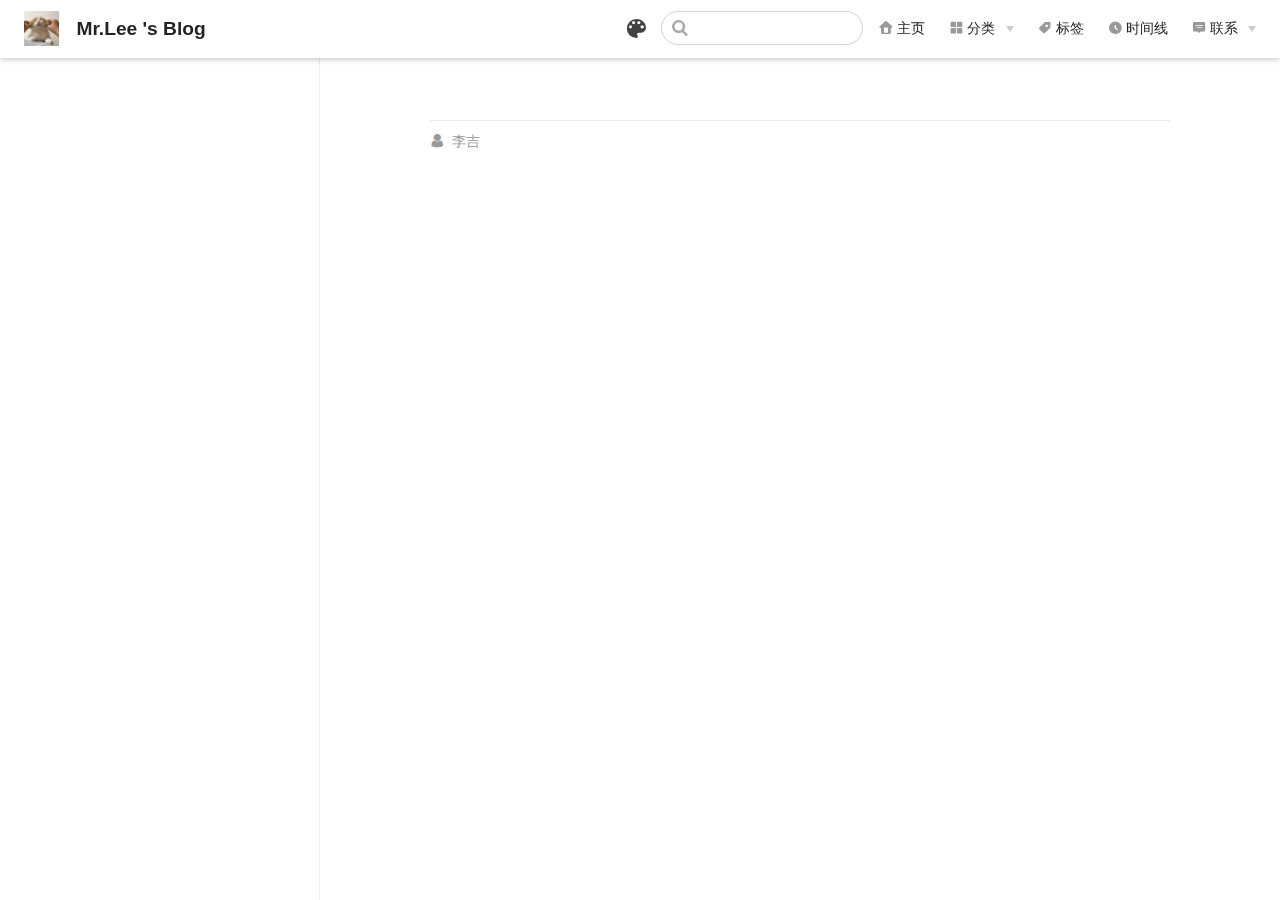
<file: category/index.html>
<!DOCTYPE html>
<html lang="en-US">
  <head>
    <meta charset="utf-8">
    <meta name="viewport" content="width=device-width,initial-scale=1">
    <title>Categories | Mr.Lee &#39;s Blog</title>
    <meta name="description" content="记录美好生活">
    <link rel="icon" href="/favicon.ico">
  <meta name="viewport" content="width=device-width,initial-scale=1,user-scalable=no">
    
    <link rel="preload" href="/assets/css/0.styles.12511073.css" as="style"><link rel="preload" href="/assets/js/app.21771f9c.js" as="script"><link rel="preload" href="/assets/js/4.94a122a7.js" as="script"><link rel="preload" href="/assets/js/1.d1a89a5b.js" as="script"><link rel="prefetch" href="/assets/js/10.843e2e9b.js"><link rel="prefetch" href="/assets/js/11.1d0e7983.js"><link rel="prefetch" href="/assets/js/12.2bf4666e.js"><link rel="prefetch" href="/assets/js/5.3e2a6d2b.js"><link rel="prefetch" href="/assets/js/6.c24d5f49.js"><link rel="prefetch" href="/assets/js/7.45a22d9d.js"><link rel="prefetch" href="/assets/js/8.df15a540.js"><link rel="prefetch" href="/assets/js/9.12d1d247.js"><link rel="prefetch" href="/assets/js/vendors~flowchart.2093163f.js">
    <link rel="stylesheet" href="/assets/css/0.styles.12511073.css">
  </head>
  <body>
    <div id="app" data-server-rendered="true"><div><div class="theme-container"><div><header class="navbar"><div class="sidebar-button"><svg xmlns="http://www.w3.org/2000/svg" aria-hidden="true" role="img" viewBox="0 0 448 512" class="icon"><path fill="currentColor" d="M436 124H12c-6.627 0-12-5.373-12-12V80c0-6.627 5.373-12 12-12h424c6.627 0 12 5.373 12 12v32c0 6.627-5.373 12-12 12zm0 160H12c-6.627 0-12-5.373-12-12v-32c0-6.627 5.373-12 12-12h424c6.627 0 12 5.373 12 12v32c0 6.627-5.373 12-12 12zm0 160H12c-6.627 0-12-5.373-12-12v-32c0-6.627 5.373-12 12-12h424c6.627 0 12 5.373 12 12v32c0 6.627-5.373 12-12 12z"></path></svg></div> <a href="/" class="home-link router-link-active"><img src="/head.jpg" alt="Mr.Lee 's Blog" class="logo"> <span class="site-name">Mr.Lee 's Blog</span></a> <div class="links"><div class="color-picker"><a href="#" class="color-button"><i class="iconfont reco-color"></i></a> <div class="color-picker-menu" style="display:none;"><div class="theme-options"><!----> <div class="dark-theme-options toggle-option"><label for="dark-theme-toggle">Enable Dark Theme?</label> <input id="dark-theme-toggle" type="checkbox" checked="checked"></div></div></div></div> <div class="search-box"><input aria-label="Search" autocomplete="off" spellcheck="false" value=""> <!----></div> <nav class="nav-links can-hide"><div class="nav-item"><a href="/" class="nav-link"><i class="iconfont reco-home"></i>
  主页
</a></div><div class="nav-item"><div class="dropdown-wrapper"><a class="dropdown-title"><span class="title"><i class="iconfont reco-category"></i>
      分类
    </span> <span class="arrow right"></span></a> <ul class="nav-dropdown" style="display:none;"><li class="dropdown-item"><!----> <a href="/category/运维笔记.html" class="nav-link"><i class="iconfont undefined"></i>
  运维笔记
</a></li></ul></div></div><div class="nav-item"><a href="/tag/" class="nav-link"><i class="iconfont reco-tag"></i>
  标签
</a></div><div class="nav-item"><a href="/timeLine/" class="nav-link"><i class="iconfont reco-date"></i>
  时间线
</a></div><div class="nav-item"><div class="dropdown-wrapper"><a class="dropdown-title"><span class="title"><i class="iconfont reco-message"></i>
      联系
    </span> <span class="arrow right"></span></a> <ul class="nav-dropdown" style="display:none;"><li class="dropdown-item"><!----> <a href="https://github.com/seedsa" target="_blank" rel="noopener noreferrer" class="nav-link external"><i class="iconfont reco-github"></i>
  Github
  <svg xmlns="http://www.w3.org/2000/svg" aria-hidden="true" x="0px" y="0px" viewBox="0 0 100 100" width="15" height="15" class="icon outbound"><path fill="currentColor" d="M18.8,85.1h56l0,0c2.2,0,4-1.8,4-4v-32h-8v28h-48v-48h28v-8h-32l0,0c-2.2,0-4,1.8-4,4v56C14.8,83.3,16.6,85.1,18.8,85.1z"></path> <polygon fill="currentColor" points="45.7,48.7 51.3,54.3 77.2,28.5 77.2,37.2 85.2,37.2 85.2,14.9 62.8,14.9 62.8,22.9 71.5,22.9"></polygon></svg></a></li></ul></div></div> <!----></nav></div></header> <div class="sidebar-mask"></div> <aside class="sidebar"><nav class="nav-links"><div class="nav-item"><a href="/" class="nav-link"><i class="iconfont reco-home"></i>
  主页
</a></div><div class="nav-item"><div class="dropdown-wrapper"><a class="dropdown-title"><span class="title"><i class="iconfont reco-category"></i>
      分类
    </span> <span class="arrow right"></span></a> <ul class="nav-dropdown" style="display:none;"><li class="dropdown-item"><!----> <a href="/category/运维笔记.html" class="nav-link"><i class="iconfont undefined"></i>
  运维笔记
</a></li></ul></div></div><div class="nav-item"><a href="/tag/" class="nav-link"><i class="iconfont reco-tag"></i>
  标签
</a></div><div class="nav-item"><a href="/timeLine/" class="nav-link"><i class="iconfont reco-date"></i>
  时间线
</a></div><div class="nav-item"><div class="dropdown-wrapper"><a class="dropdown-title"><span class="title"><i class="iconfont reco-message"></i>
      联系
    </span> <span class="arrow right"></span></a> <ul class="nav-dropdown" style="display:none;"><li class="dropdown-item"><!----> <a href="https://github.com/seedsa" target="_blank" rel="noopener noreferrer" class="nav-link external"><i class="iconfont reco-github"></i>
  Github
  <svg xmlns="http://www.w3.org/2000/svg" aria-hidden="true" x="0px" y="0px" viewBox="0 0 100 100" width="15" height="15" class="icon outbound"><path fill="currentColor" d="M18.8,85.1h56l0,0c2.2,0,4-1.8,4-4v-32h-8v28h-48v-48h28v-8h-32l0,0c-2.2,0-4,1.8-4,4v56C14.8,83.3,16.6,85.1,18.8,85.1z"></path> <polygon fill="currentColor" points="45.7,48.7 51.3,54.3 77.2,28.5 77.2,37.2 85.2,37.2 85.2,14.9 62.8,14.9 62.8,22.9 71.5,22.9"></polygon></svg></a></li></ul></div></div> <!----></nav>  <ul class="sidebar-links"><li><section class="sidebar-group depth-0"><p class="sidebar-heading open"><span></span> <!----></p> <!----></section></li></ul> </aside> <div><main class="page reco-hide"> <div class="page-title"><h1></h1> <hr> <div data-v-0b496ca7><i class="iconfont reco-account" data-v-0b496ca7><span data-v-0b496ca7>李吉</span></i> <!----> <!----> <!----></div></div> <v-28e6393c></v-28e6393c> <!----> <footer class="page-edit"><!----> <!----></footer> <!----> </main> <div class="valine-wrapper" data-v-0162251c><div id="valine" data-v-0162251c></div></div></div> <div class="back-to-ceiling" style="right:1rem;bottom:3rem;width:2.5rem;height:2.5rem;border-radius:.25rem;line-height:2.5rem;background-color:rgba(231, 234, 241,.5);display:none;" data-v-d0bfeaa4 data-v-d0bfeaa4><i class="iconfont reco-up" data-v-d0bfeaa4></i></div></div></div></div><div class="global-ui"></div></div>
    <script src="/assets/js/app.21771f9c.js" defer></script><script src="/assets/js/4.94a122a7.js" defer></script><script src="/assets/js/1.d1a89a5b.js" defer></script>
  </body>
</html>
</file>
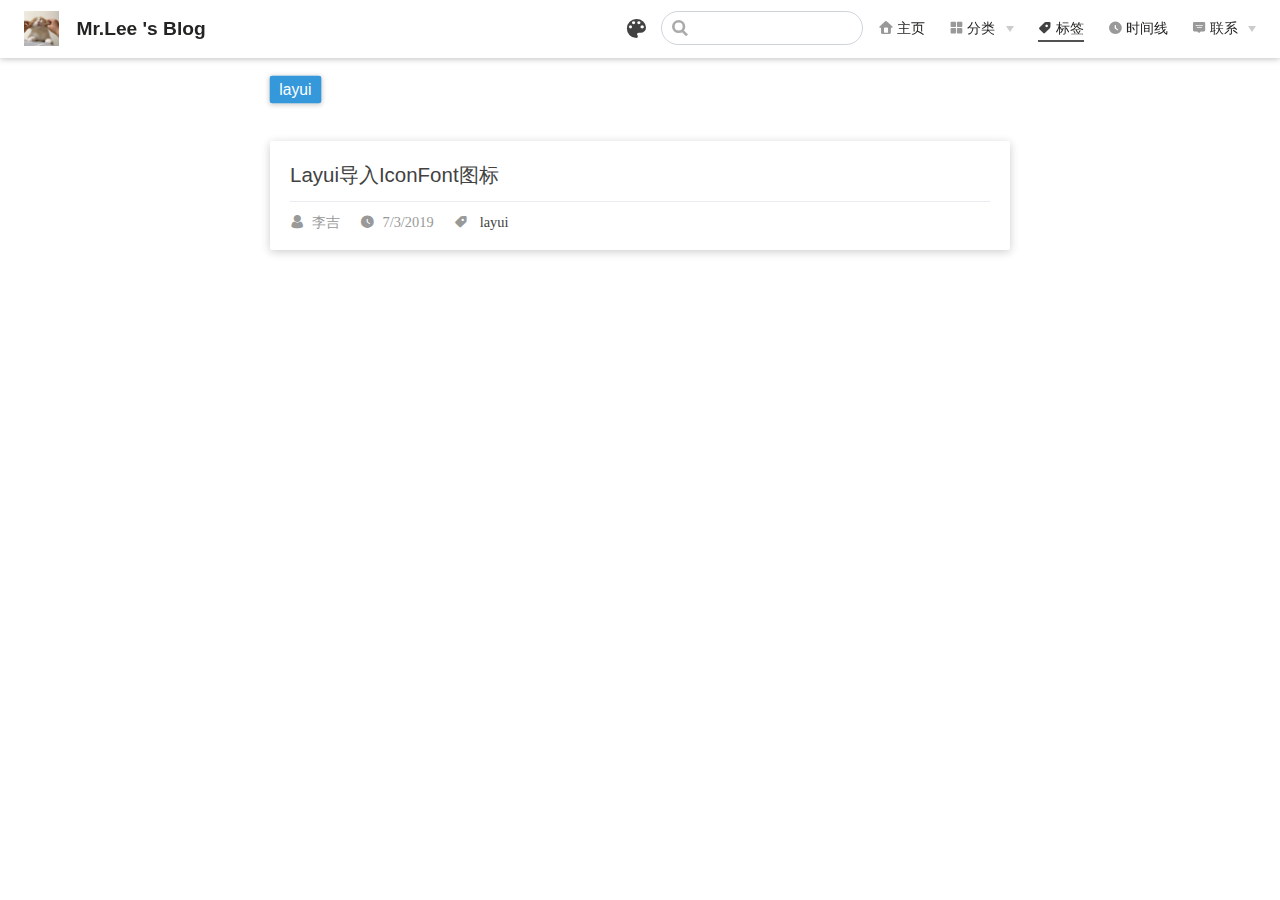
<file: tag/index.html>
<!DOCTYPE html>
<html lang="en-US">
  <head>
    <meta charset="utf-8">
    <meta name="viewport" content="width=device-width,initial-scale=1">
    <title>Tags | Mr.Lee &#39;s Blog</title>
    <meta name="description" content="记录美好生活">
    <link rel="icon" href="/favicon.ico">
  <meta name="viewport" content="width=device-width,initial-scale=1,user-scalable=no">
    
    <link rel="preload" href="/assets/css/0.styles.12511073.css" as="style"><link rel="preload" href="/assets/js/app.21771f9c.js" as="script"><link rel="preload" href="/assets/js/6.c24d5f49.js" as="script"><link rel="preload" href="/assets/js/1.d1a89a5b.js" as="script"><link rel="prefetch" href="/assets/js/10.843e2e9b.js"><link rel="prefetch" href="/assets/js/11.1d0e7983.js"><link rel="prefetch" href="/assets/js/12.2bf4666e.js"><link rel="prefetch" href="/assets/js/4.94a122a7.js"><link rel="prefetch" href="/assets/js/5.3e2a6d2b.js"><link rel="prefetch" href="/assets/js/7.45a22d9d.js"><link rel="prefetch" href="/assets/js/8.df15a540.js"><link rel="prefetch" href="/assets/js/9.12d1d247.js"><link rel="prefetch" href="/assets/js/vendors~flowchart.2093163f.js">
    <link rel="stylesheet" href="/assets/css/0.styles.12511073.css">
  </head>
  <body>
    <div id="app" data-server-rendered="true"><div class="tags-wrapper" data-v-501a8887><div class="theme-container no-sidebar" data-v-501a8887><div><header class="navbar"><div class="sidebar-button"><svg xmlns="http://www.w3.org/2000/svg" aria-hidden="true" role="img" viewBox="0 0 448 512" class="icon"><path fill="currentColor" d="M436 124H12c-6.627 0-12-5.373-12-12V80c0-6.627 5.373-12 12-12h424c6.627 0 12 5.373 12 12v32c0 6.627-5.373 12-12 12zm0 160H12c-6.627 0-12-5.373-12-12v-32c0-6.627 5.373-12 12-12h424c6.627 0 12 5.373 12 12v32c0 6.627-5.373 12-12 12zm0 160H12c-6.627 0-12-5.373-12-12v-32c0-6.627 5.373-12 12-12h424c6.627 0 12 5.373 12 12v32c0 6.627-5.373 12-12 12z"></path></svg></div> <a href="/" class="home-link router-link-active"><img src="/head.jpg" alt="Mr.Lee 's Blog" class="logo"> <span class="site-name">Mr.Lee 's Blog</span></a> <div class="links"><div class="color-picker"><a href="#" class="color-button"><i class="iconfont reco-color"></i></a> <div class="color-picker-menu" style="display:none;"><div class="theme-options"><!----> <div class="dark-theme-options toggle-option"><label for="dark-theme-toggle">Enable Dark Theme?</label> <input id="dark-theme-toggle" type="checkbox" checked="checked"></div></div></div></div> <div class="search-box"><input aria-label="Search" autocomplete="off" spellcheck="false" value=""> <!----></div> <nav class="nav-links can-hide"><div class="nav-item"><a href="/" class="nav-link"><i class="iconfont reco-home"></i>
  主页
</a></div><div class="nav-item"><div class="dropdown-wrapper"><a class="dropdown-title"><span class="title"><i class="iconfont reco-category"></i>
      分类
    </span> <span class="arrow right"></span></a> <ul class="nav-dropdown" style="display:none;"><li class="dropdown-item"><!----> <a href="/category/运维笔记.html" class="nav-link"><i class="iconfont undefined"></i>
  运维笔记
</a></li></ul></div></div><div class="nav-item"><a href="/tag/" class="nav-link router-link-exact-active router-link-active"><i class="iconfont reco-tag"></i>
  标签
</a></div><div class="nav-item"><a href="/timeLine/" class="nav-link"><i class="iconfont reco-date"></i>
  时间线
</a></div><div class="nav-item"><div class="dropdown-wrapper"><a class="dropdown-title"><span class="title"><i class="iconfont reco-message"></i>
      联系
    </span> <span class="arrow right"></span></a> <ul class="nav-dropdown" style="display:none;"><li class="dropdown-item"><!----> <a href="https://github.com/seedsa" target="_blank" rel="noopener noreferrer" class="nav-link external"><i class="iconfont reco-github"></i>
  Github
  <svg xmlns="http://www.w3.org/2000/svg" aria-hidden="true" x="0px" y="0px" viewBox="0 0 100 100" width="15" height="15" class="icon outbound"><path fill="currentColor" d="M18.8,85.1h56l0,0c2.2,0,4-1.8,4-4v-32h-8v28h-48v-48h28v-8h-32l0,0c-2.2,0-4,1.8-4,4v56C14.8,83.3,16.6,85.1,18.8,85.1z"></path> <polygon fill="currentColor" points="45.7,48.7 51.3,54.3 77.2,28.5 77.2,37.2 85.2,37.2 85.2,14.9 62.8,14.9 62.8,22.9 71.5,22.9"></polygon></svg></a></li></ul></div></div> <!----></nav></div></header> <div class="sidebar-mask"></div> <aside class="sidebar"><nav class="nav-links"><div class="nav-item"><a href="/" class="nav-link"><i class="iconfont reco-home"></i>
  主页
</a></div><div class="nav-item"><div class="dropdown-wrapper"><a class="dropdown-title"><span class="title"><i class="iconfont reco-category"></i>
      分类
    </span> <span class="arrow right"></span></a> <ul class="nav-dropdown" style="display:none;"><li class="dropdown-item"><!----> <a href="/category/运维笔记.html" class="nav-link"><i class="iconfont undefined"></i>
  运维笔记
</a></li></ul></div></div><div class="nav-item"><a href="/tag/" class="nav-link router-link-exact-active router-link-active"><i class="iconfont reco-tag"></i>
  标签
</a></div><div class="nav-item"><a href="/timeLine/" class="nav-link"><i class="iconfont reco-date"></i>
  时间线
</a></div><div class="nav-item"><div class="dropdown-wrapper"><a class="dropdown-title"><span class="title"><i class="iconfont reco-message"></i>
      联系
    </span> <span class="arrow right"></span></a> <ul class="nav-dropdown" style="display:none;"><li class="dropdown-item"><!----> <a href="https://github.com/seedsa" target="_blank" rel="noopener noreferrer" class="nav-link external"><i class="iconfont reco-github"></i>
  Github
  <svg xmlns="http://www.w3.org/2000/svg" aria-hidden="true" x="0px" y="0px" viewBox="0 0 100 100" width="15" height="15" class="icon outbound"><path fill="currentColor" d="M18.8,85.1h56l0,0c2.2,0,4-1.8,4-4v-32h-8v28h-48v-48h28v-8h-32l0,0c-2.2,0-4,1.8-4,4v56C14.8,83.3,16.6,85.1,18.8,85.1z"></path> <polygon fill="currentColor" points="45.7,48.7 51.3,54.3 77.2,28.5 77.2,37.2 85.2,37.2 85.2,14.9 62.8,14.9 62.8,22.9 71.5,22.9"></polygon></svg></a></li></ul></div></div> <!----></nav>  <ul class="sidebar-links"><li><section class="sidebar-group depth-0"><p class="sidebar-heading open"><span></span> <!----></p> <!----></section></li></ul> </aside> <div> <div class="valine-wrapper" style="display:none;" data-v-0162251c><div id="valine" data-v-0162251c></div></div></div> <div class="back-to-ceiling" style="right:1rem;bottom:3rem;width:2.5rem;height:2.5rem;border-radius:.25rem;line-height:2.5rem;background-color:rgba(231, 234, 241,.5);display:none;" data-v-d0bfeaa4 data-v-d0bfeaa4><i class="iconfont reco-up" data-v-d0bfeaa4></i></div></div></div> <div class="tags" data-v-501a8887><span class="active" style="background-color:#3498db;" data-v-501a8887>layui</span></div> <div class="abstract-wrapper" data-v-839bc988 data-v-501a8887><div class="abstract-item" style="display:;" data-v-839bc988><div class="title" data-v-839bc988><a href="/views/%E8%BF%90%E7%BB%B4%E7%AC%94%E8%AE%B0/2019/092101.html" data-v-839bc988>Layui导入IconFont图标</a></div> <div class="abstract" data-v-839bc988></div> <hr data-v-839bc988> <div data-v-0b496ca7 data-v-839bc988><i class="iconfont reco-account" data-v-0b496ca7><span data-v-0b496ca7>李吉</span></i> <i class="iconfont reco-date" data-v-0b496ca7><span data-v-0b496ca7>2019/7/3</span></i> <!----> <i class="iconfont reco-tag tags" data-v-0b496ca7><span class="tag-item active" data-v-0b496ca7>
      layui
    </span></i></div></div></div> <div class="pagation" style="display:none;" data-v-0b6d2241 data-v-501a8887><div class="pagation-list" data-v-0b6d2241><span unselectable="on" class="jump" style="display:none;" data-v-0b6d2241>Prev</span> <span class="jump" style="display:none;" data-v-0b6d2241>1</span> <span class="ellipsis" style="display:none;" data-v-0b6d2241>...</span> <span class="jump bgprimary" data-v-0b6d2241>1</span> <span class="ellipsis" style="display:none;" data-v-0b6d2241>...</span> <span class="jump" style="display:none;" data-v-0b6d2241>1</span> <span class="jump" style="display:none;" data-v-0b6d2241>Next</span> <span class="jumppoint" data-v-0b6d2241>跳转到：</span> <span class="jumpinp" data-v-0b6d2241><input type="text" value="" data-v-0b6d2241></span> <span class="jump gobtn" data-v-0b6d2241>GO</span></div></div></div><div class="global-ui"></div></div>
    <script src="/assets/js/app.21771f9c.js" defer></script><script src="/assets/js/6.c24d5f49.js" defer></script><script src="/assets/js/1.d1a89a5b.js" defer></script>
  </body>
</html>
</file>
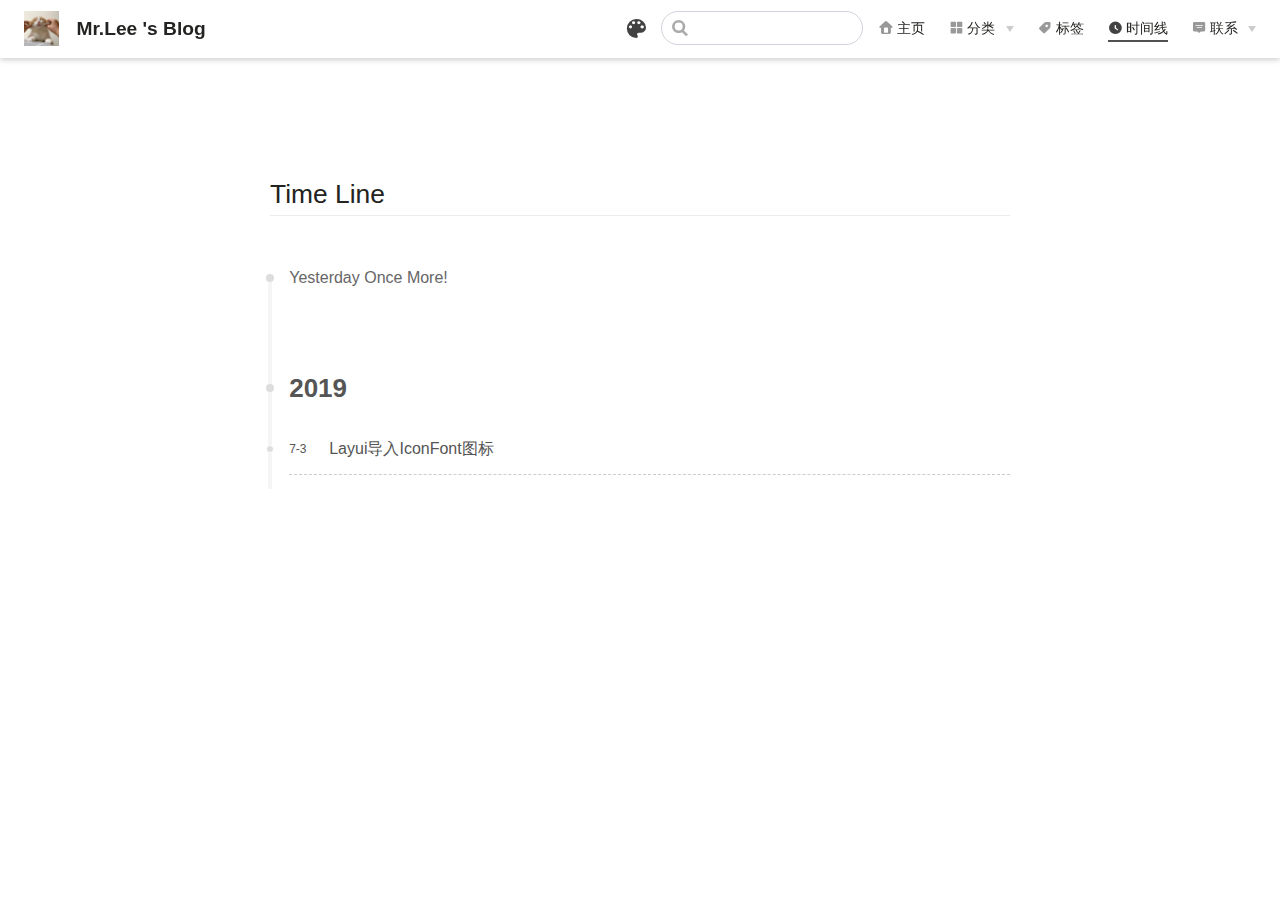
<file: timeLine/index.html>
<!DOCTYPE html>
<html lang="en-US">
  <head>
    <meta charset="utf-8">
    <meta name="viewport" content="width=device-width,initial-scale=1">
    <title>Time Line | Mr.Lee &#39;s Blog</title>
    <meta name="description" content="记录美好生活">
    <link rel="icon" href="/favicon.ico">
  <meta name="viewport" content="width=device-width,initial-scale=1,user-scalable=no">
    
    <link rel="preload" href="/assets/css/0.styles.12511073.css" as="style"><link rel="preload" href="/assets/js/app.21771f9c.js" as="script"><link rel="preload" href="/assets/js/4.94a122a7.js" as="script"><link rel="preload" href="/assets/js/1.d1a89a5b.js" as="script"><link rel="preload" href="/assets/js/9.12d1d247.js" as="script"><link rel="prefetch" href="/assets/js/10.843e2e9b.js"><link rel="prefetch" href="/assets/js/11.1d0e7983.js"><link rel="prefetch" href="/assets/js/12.2bf4666e.js"><link rel="prefetch" href="/assets/js/5.3e2a6d2b.js"><link rel="prefetch" href="/assets/js/6.c24d5f49.js"><link rel="prefetch" href="/assets/js/7.45a22d9d.js"><link rel="prefetch" href="/assets/js/8.df15a540.js"><link rel="prefetch" href="/assets/js/vendors~flowchart.2093163f.js">
    <link rel="stylesheet" href="/assets/css/0.styles.12511073.css">
  </head>
  <body>
    <div id="app" data-server-rendered="true"><div><div class="theme-container no-sidebar"><div><header class="navbar"><div class="sidebar-button"><svg xmlns="http://www.w3.org/2000/svg" aria-hidden="true" role="img" viewBox="0 0 448 512" class="icon"><path fill="currentColor" d="M436 124H12c-6.627 0-12-5.373-12-12V80c0-6.627 5.373-12 12-12h424c6.627 0 12 5.373 12 12v32c0 6.627-5.373 12-12 12zm0 160H12c-6.627 0-12-5.373-12-12v-32c0-6.627 5.373-12 12-12h424c6.627 0 12 5.373 12 12v32c0 6.627-5.373 12-12 12zm0 160H12c-6.627 0-12-5.373-12-12v-32c0-6.627 5.373-12 12-12h424c6.627 0 12 5.373 12 12v32c0 6.627-5.373 12-12 12z"></path></svg></div> <a href="/" class="home-link router-link-active"><img src="/head.jpg" alt="Mr.Lee 's Blog" class="logo"> <span class="site-name">Mr.Lee 's Blog</span></a> <div class="links"><div class="color-picker"><a href="#" class="color-button"><i class="iconfont reco-color"></i></a> <div class="color-picker-menu" style="display:none;"><div class="theme-options"><!----> <div class="dark-theme-options toggle-option"><label for="dark-theme-toggle">Enable Dark Theme?</label> <input id="dark-theme-toggle" type="checkbox" checked="checked"></div></div></div></div> <div class="search-box"><input aria-label="Search" autocomplete="off" spellcheck="false" value=""> <!----></div> <nav class="nav-links can-hide"><div class="nav-item"><a href="/" class="nav-link"><i class="iconfont reco-home"></i>
  主页
</a></div><div class="nav-item"><div class="dropdown-wrapper"><a class="dropdown-title"><span class="title"><i class="iconfont reco-category"></i>
      分类
    </span> <span class="arrow right"></span></a> <ul class="nav-dropdown" style="display:none;"><li class="dropdown-item"><!----> <a href="/category/运维笔记.html" class="nav-link"><i class="iconfont undefined"></i>
  运维笔记
</a></li></ul></div></div><div class="nav-item"><a href="/tag/" class="nav-link"><i class="iconfont reco-tag"></i>
  标签
</a></div><div class="nav-item"><a href="/timeLine/" class="nav-link router-link-exact-active router-link-active"><i class="iconfont reco-date"></i>
  时间线
</a></div><div class="nav-item"><div class="dropdown-wrapper"><a class="dropdown-title"><span class="title"><i class="iconfont reco-message"></i>
      联系
    </span> <span class="arrow right"></span></a> <ul class="nav-dropdown" style="display:none;"><li class="dropdown-item"><!----> <a href="https://github.com/seedsa" target="_blank" rel="noopener noreferrer" class="nav-link external"><i class="iconfont reco-github"></i>
  Github
  <svg xmlns="http://www.w3.org/2000/svg" aria-hidden="true" x="0px" y="0px" viewBox="0 0 100 100" width="15" height="15" class="icon outbound"><path fill="currentColor" d="M18.8,85.1h56l0,0c2.2,0,4-1.8,4-4v-32h-8v28h-48v-48h28v-8h-32l0,0c-2.2,0-4,1.8-4,4v56C14.8,83.3,16.6,85.1,18.8,85.1z"></path> <polygon fill="currentColor" points="45.7,48.7 51.3,54.3 77.2,28.5 77.2,37.2 85.2,37.2 85.2,14.9 62.8,14.9 62.8,22.9 71.5,22.9"></polygon></svg></a></li></ul></div></div> <!----></nav></div></header> <div class="sidebar-mask"></div> <aside class="sidebar"><nav class="nav-links"><div class="nav-item"><a href="/" class="nav-link"><i class="iconfont reco-home"></i>
  主页
</a></div><div class="nav-item"><div class="dropdown-wrapper"><a class="dropdown-title"><span class="title"><i class="iconfont reco-category"></i>
      分类
    </span> <span class="arrow right"></span></a> <ul class="nav-dropdown" style="display:none;"><li class="dropdown-item"><!----> <a href="/category/运维笔记.html" class="nav-link"><i class="iconfont undefined"></i>
  运维笔记
</a></li></ul></div></div><div class="nav-item"><a href="/tag/" class="nav-link"><i class="iconfont reco-tag"></i>
  标签
</a></div><div class="nav-item"><a href="/timeLine/" class="nav-link router-link-exact-active router-link-active"><i class="iconfont reco-date"></i>
  时间线
</a></div><div class="nav-item"><div class="dropdown-wrapper"><a class="dropdown-title"><span class="title"><i class="iconfont reco-message"></i>
      联系
    </span> <span class="arrow right"></span></a> <ul class="nav-dropdown" style="display:none;"><li class="dropdown-item"><!----> <a href="https://github.com/seedsa" target="_blank" rel="noopener noreferrer" class="nav-link external"><i class="iconfont reco-github"></i>
  Github
  <svg xmlns="http://www.w3.org/2000/svg" aria-hidden="true" x="0px" y="0px" viewBox="0 0 100 100" width="15" height="15" class="icon outbound"><path fill="currentColor" d="M18.8,85.1h56l0,0c2.2,0,4-1.8,4-4v-32h-8v28h-48v-48h28v-8h-32l0,0c-2.2,0-4,1.8-4,4v56C14.8,83.3,16.6,85.1,18.8,85.1z"></path> <polygon fill="currentColor" points="45.7,48.7 51.3,54.3 77.2,28.5 77.2,37.2 85.2,37.2 85.2,14.9 62.8,14.9 62.8,22.9 71.5,22.9"></polygon></svg></a></li></ul></div></div> <!----></nav>  <ul class="sidebar-links"><li><section class="sidebar-group depth-0"><p class="sidebar-heading open"><span>Time Line</span> <!----></p> <ul class="sidebar-links sidebar-group-items"><li><a href="/timeLine/#time-line" class="sidebar-link">Time Line</a><ul class="sidebar-sub-headers"></ul></li></ul></section></li></ul> </aside> <div><main class="page reco-hide"> <!----> <div class="content__default"><h2 id="time-line"><a href="#time-line" aria-hidden="true" class="header-anchor">#</a> Time Line</h2></div> <div data-v-d855b54c><ul class="timeline-wrapper" data-v-d855b54c><li class="desc" data-v-d855b54c>Yesterday Once More!</li> <li data-v-d855b54c><h3 class="year" data-v-d855b54c>2019</h3> <ul class="year-wrapper" data-v-d855b54c><li data-v-d855b54c><span class="date" data-v-d855b54c>7-3</span> <span class="title" data-v-d855b54c>Layui导入IconFont图标</span></li></ul></li></ul></div> <footer class="page-edit"><!----> <!----></footer> <!----> </main> <div class="valine-wrapper" style="display:none;" data-v-0162251c><div id="valine" data-v-0162251c></div></div></div> <div class="back-to-ceiling" style="right:1rem;bottom:3rem;width:2.5rem;height:2.5rem;border-radius:.25rem;line-height:2.5rem;background-color:rgba(231, 234, 241,.5);display:none;" data-v-d0bfeaa4 data-v-d0bfeaa4><i class="iconfont reco-up" data-v-d0bfeaa4></i></div></div></div></div><div class="global-ui"></div></div>
    <script src="/assets/js/app.21771f9c.js" defer></script><script src="/assets/js/4.94a122a7.js" defer></script><script src="/assets/js/1.d1a89a5b.js" defer></script><script src="/assets/js/9.12d1d247.js" defer></script>
  </body>
</html>
</file>
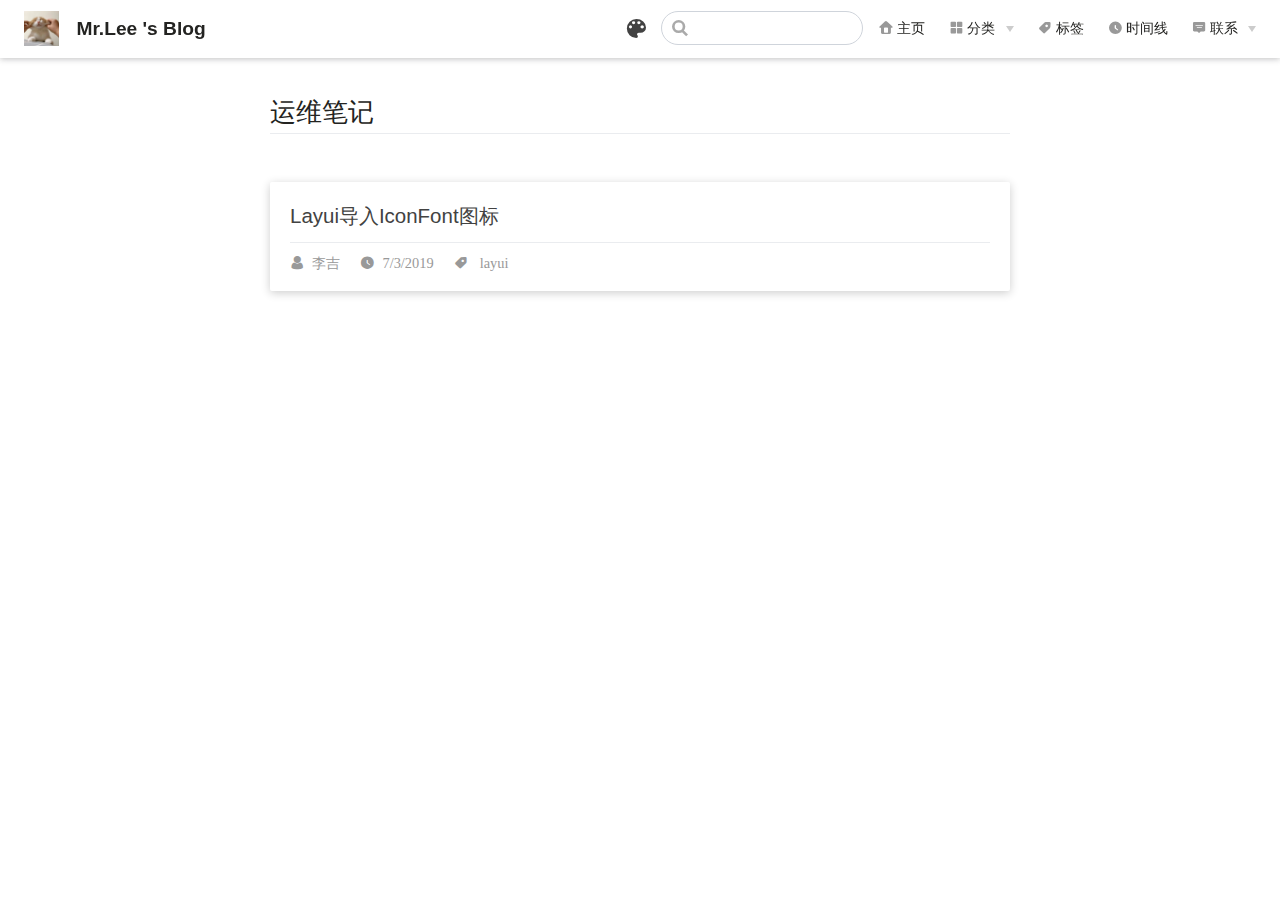
<file: category/运维笔记.html>
<!DOCTYPE html>
<html lang="en-US">
  <head>
    <meta charset="utf-8">
    <meta name="viewport" content="width=device-width,initial-scale=1">
    <title>运维笔记 | Category | Mr.Lee &#39;s Blog</title>
    <meta name="description" content="记录美好生活">
    <link rel="icon" href="/favicon.ico">
  <meta name="viewport" content="width=device-width,initial-scale=1,user-scalable=no">
    
    <link rel="preload" href="/assets/css/0.styles.12511073.css" as="style"><link rel="preload" href="/assets/js/app.21771f9c.js" as="script"><link rel="preload" href="/assets/js/5.3e2a6d2b.js" as="script"><link rel="preload" href="/assets/js/1.d1a89a5b.js" as="script"><link rel="prefetch" href="/assets/js/10.843e2e9b.js"><link rel="prefetch" href="/assets/js/11.1d0e7983.js"><link rel="prefetch" href="/assets/js/12.2bf4666e.js"><link rel="prefetch" href="/assets/js/4.94a122a7.js"><link rel="prefetch" href="/assets/js/6.c24d5f49.js"><link rel="prefetch" href="/assets/js/7.45a22d9d.js"><link rel="prefetch" href="/assets/js/8.df15a540.js"><link rel="prefetch" href="/assets/js/9.12d1d247.js"><link rel="prefetch" href="/assets/js/vendors~flowchart.2093163f.js">
    <link rel="stylesheet" href="/assets/css/0.styles.12511073.css">
  </head>
  <body>
    <div id="app" data-server-rendered="true"><div class="categories-wrapper" data-v-95141e08><div class="theme-container no-sidebar" data-v-95141e08><div><header class="navbar"><div class="sidebar-button"><svg xmlns="http://www.w3.org/2000/svg" aria-hidden="true" role="img" viewBox="0 0 448 512" class="icon"><path fill="currentColor" d="M436 124H12c-6.627 0-12-5.373-12-12V80c0-6.627 5.373-12 12-12h424c6.627 0 12 5.373 12 12v32c0 6.627-5.373 12-12 12zm0 160H12c-6.627 0-12-5.373-12-12v-32c0-6.627 5.373-12 12-12h424c6.627 0 12 5.373 12 12v32c0 6.627-5.373 12-12 12zm0 160H12c-6.627 0-12-5.373-12-12v-32c0-6.627 5.373-12 12-12h424c6.627 0 12 5.373 12 12v32c0 6.627-5.373 12-12 12z"></path></svg></div> <a href="/" class="home-link router-link-active"><img src="/head.jpg" alt="Mr.Lee 's Blog" class="logo"> <span class="site-name">Mr.Lee 's Blog</span></a> <div class="links"><div class="color-picker"><a href="#" class="color-button"><i class="iconfont reco-color"></i></a> <div class="color-picker-menu" style="display:none;"><div class="theme-options"><!----> <div class="dark-theme-options toggle-option"><label for="dark-theme-toggle">Enable Dark Theme?</label> <input id="dark-theme-toggle" type="checkbox" checked="checked"></div></div></div></div> <div class="search-box"><input aria-label="Search" autocomplete="off" spellcheck="false" value=""> <!----></div> <nav class="nav-links can-hide"><div class="nav-item"><a href="/" class="nav-link"><i class="iconfont reco-home"></i>
  主页
</a></div><div class="nav-item"><div class="dropdown-wrapper"><a class="dropdown-title"><span class="title"><i class="iconfont reco-category"></i>
      分类
    </span> <span class="arrow right"></span></a> <ul class="nav-dropdown" style="display:none;"><li class="dropdown-item"><!----> <a href="/category/运维笔记.html" class="nav-link router-link-exact-active router-link-active"><i class="iconfont undefined"></i>
  运维笔记
</a></li></ul></div></div><div class="nav-item"><a href="/tag/" class="nav-link"><i class="iconfont reco-tag"></i>
  标签
</a></div><div class="nav-item"><a href="/timeLine/" class="nav-link"><i class="iconfont reco-date"></i>
  时间线
</a></div><div class="nav-item"><div class="dropdown-wrapper"><a class="dropdown-title"><span class="title"><i class="iconfont reco-message"></i>
      联系
    </span> <span class="arrow right"></span></a> <ul class="nav-dropdown" style="display:none;"><li class="dropdown-item"><!----> <a href="https://github.com/seedsa" target="_blank" rel="noopener noreferrer" class="nav-link external"><i class="iconfont reco-github"></i>
  Github
  <svg xmlns="http://www.w3.org/2000/svg" aria-hidden="true" x="0px" y="0px" viewBox="0 0 100 100" width="15" height="15" class="icon outbound"><path fill="currentColor" d="M18.8,85.1h56l0,0c2.2,0,4-1.8,4-4v-32h-8v28h-48v-48h28v-8h-32l0,0c-2.2,0-4,1.8-4,4v56C14.8,83.3,16.6,85.1,18.8,85.1z"></path> <polygon fill="currentColor" points="45.7,48.7 51.3,54.3 77.2,28.5 77.2,37.2 85.2,37.2 85.2,14.9 62.8,14.9 62.8,22.9 71.5,22.9"></polygon></svg></a></li></ul></div></div> <!----></nav></div></header> <div class="sidebar-mask"></div> <aside class="sidebar"><nav class="nav-links"><div class="nav-item"><a href="/" class="nav-link"><i class="iconfont reco-home"></i>
  主页
</a></div><div class="nav-item"><div class="dropdown-wrapper"><a class="dropdown-title"><span class="title"><i class="iconfont reco-category"></i>
      分类
    </span> <span class="arrow right"></span></a> <ul class="nav-dropdown" style="display:none;"><li class="dropdown-item"><!----> <a href="/category/运维笔记.html" class="nav-link router-link-exact-active router-link-active"><i class="iconfont undefined"></i>
  运维笔记
</a></li></ul></div></div><div class="nav-item"><a href="/tag/" class="nav-link"><i class="iconfont reco-tag"></i>
  标签
</a></div><div class="nav-item"><a href="/timeLine/" class="nav-link"><i class="iconfont reco-date"></i>
  时间线
</a></div><div class="nav-item"><div class="dropdown-wrapper"><a class="dropdown-title"><span class="title"><i class="iconfont reco-message"></i>
      联系
    </span> <span class="arrow right"></span></a> <ul class="nav-dropdown" style="display:none;"><li class="dropdown-item"><!----> <a href="https://github.com/seedsa" target="_blank" rel="noopener noreferrer" class="nav-link external"><i class="iconfont reco-github"></i>
  Github
  <svg xmlns="http://www.w3.org/2000/svg" aria-hidden="true" x="0px" y="0px" viewBox="0 0 100 100" width="15" height="15" class="icon outbound"><path fill="currentColor" d="M18.8,85.1h56l0,0c2.2,0,4-1.8,4-4v-32h-8v28h-48v-48h28v-8h-32l0,0c-2.2,0-4,1.8-4,4v56C14.8,83.3,16.6,85.1,18.8,85.1z"></path> <polygon fill="currentColor" points="45.7,48.7 51.3,54.3 77.2,28.5 77.2,37.2 85.2,37.2 85.2,14.9 62.8,14.9 62.8,22.9 71.5,22.9"></polygon></svg></a></li></ul></div></div> <!----></nav>  <ul class="sidebar-links"><li><section class="sidebar-group depth-0"><p class="sidebar-heading open"><span></span> <!----></p> <!----></section></li></ul> </aside> <div><h2 class="title" data-v-95141e08>运维笔记 </h2> <div class="abstract-wrapper" data-v-839bc988 data-v-95141e08><div class="abstract-item" style="display:;" data-v-839bc988><div class="title" data-v-839bc988><a href="/views/%E8%BF%90%E7%BB%B4%E7%AC%94%E8%AE%B0/2019/092101.html" data-v-839bc988>Layui导入IconFont图标</a></div> <div class="abstract" data-v-839bc988></div> <hr data-v-839bc988> <div data-v-0b496ca7 data-v-839bc988><i class="iconfont reco-account" data-v-0b496ca7><span data-v-0b496ca7>李吉</span></i> <i class="iconfont reco-date" data-v-0b496ca7><span data-v-0b496ca7>2019/7/3</span></i> <!----> <i class="iconfont reco-tag tags" data-v-0b496ca7><span class="tag-item" data-v-0b496ca7>
      layui
    </span></i></div></div></div> <div class="pagation" style="display:none;" data-v-0b6d2241 data-v-95141e08><div class="pagation-list" data-v-0b6d2241><span unselectable="on" class="jump" style="display:none;" data-v-0b6d2241>Prev</span> <span class="jump" style="display:none;" data-v-0b6d2241>1</span> <span class="ellipsis" style="display:none;" data-v-0b6d2241>...</span> <span class="jump bgprimary" data-v-0b6d2241>1</span> <span class="ellipsis" style="display:none;" data-v-0b6d2241>...</span> <span class="jump" style="display:none;" data-v-0b6d2241>1</span> <span class="jump" style="display:none;" data-v-0b6d2241>Next</span> <span class="jumppoint" data-v-0b6d2241>跳转到：</span> <span class="jumpinp" data-v-0b6d2241><input type="text" value="" data-v-0b6d2241></span> <span class="jump gobtn" data-v-0b6d2241>GO</span></div></div> <div class="valine-wrapper" style="display:none;" data-v-0162251c><div id="valine" data-v-0162251c></div></div></div> <div class="back-to-ceiling" style="right:1rem;bottom:3rem;width:2.5rem;height:2.5rem;border-radius:.25rem;line-height:2.5rem;background-color:rgba(231, 234, 241,.5);display:none;" data-v-d0bfeaa4 data-v-d0bfeaa4><i class="iconfont reco-up" data-v-d0bfeaa4></i></div></div></div></div><div class="global-ui"></div></div>
    <script src="/assets/js/app.21771f9c.js" defer></script><script src="/assets/js/5.3e2a6d2b.js" defer></script><script src="/assets/js/1.d1a89a5b.js" defer></script>
  </body>
</html>
</file>
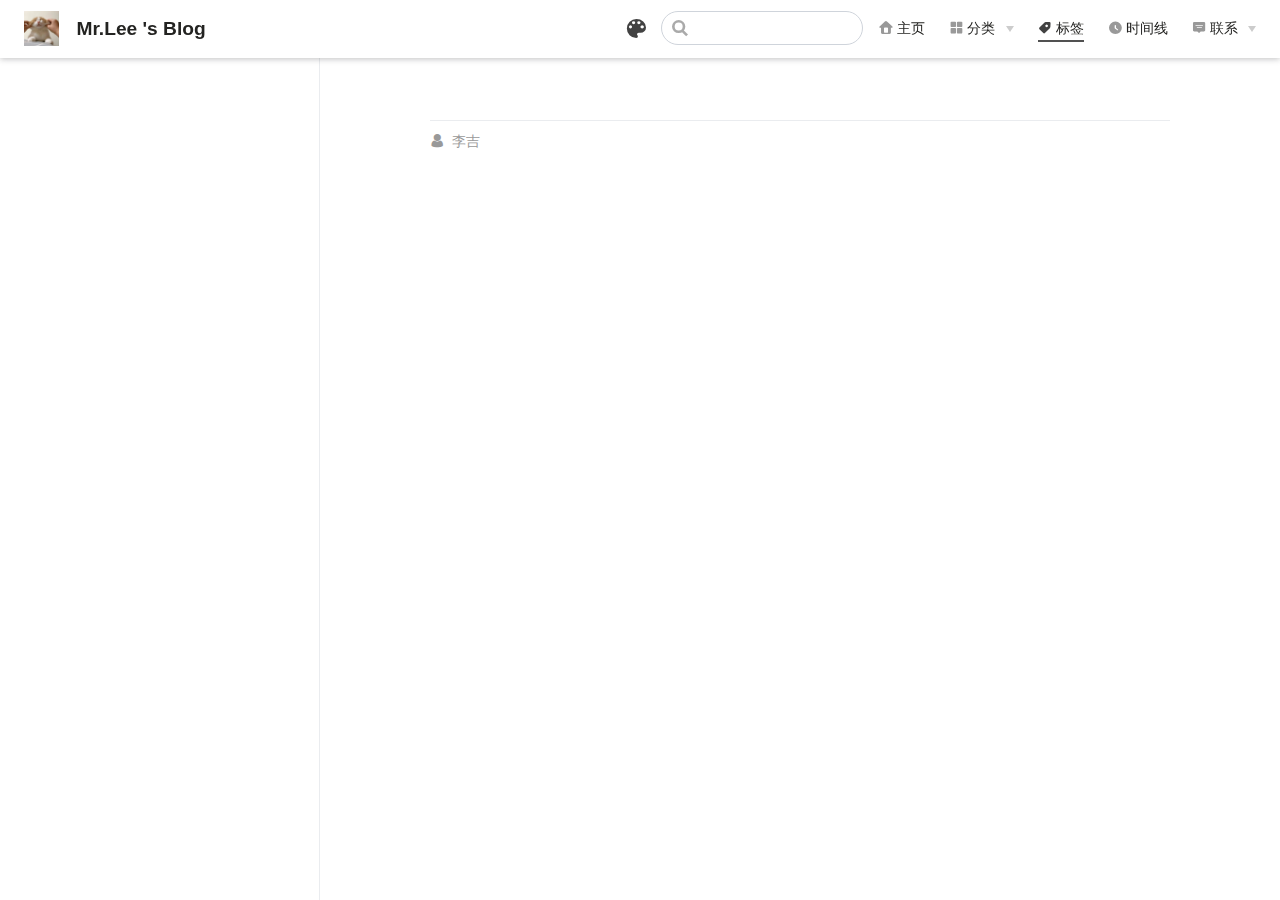
<file: tag/layui.html>
<!DOCTYPE html>
<html lang="en-US">
  <head>
    <meta charset="utf-8">
    <meta name="viewport" content="width=device-width,initial-scale=1">
    <title>layui | Tag | Mr.Lee &#39;s Blog</title>
    <meta name="description" content="记录美好生活">
    <link rel="icon" href="/favicon.ico">
  <meta name="viewport" content="width=device-width,initial-scale=1,user-scalable=no">
    
    <link rel="preload" href="/assets/css/0.styles.12511073.css" as="style"><link rel="preload" href="/assets/js/app.21771f9c.js" as="script"><link rel="preload" href="/assets/js/4.94a122a7.js" as="script"><link rel="preload" href="/assets/js/1.d1a89a5b.js" as="script"><link rel="prefetch" href="/assets/js/10.843e2e9b.js"><link rel="prefetch" href="/assets/js/11.1d0e7983.js"><link rel="prefetch" href="/assets/js/12.2bf4666e.js"><link rel="prefetch" href="/assets/js/5.3e2a6d2b.js"><link rel="prefetch" href="/assets/js/6.c24d5f49.js"><link rel="prefetch" href="/assets/js/7.45a22d9d.js"><link rel="prefetch" href="/assets/js/8.df15a540.js"><link rel="prefetch" href="/assets/js/9.12d1d247.js"><link rel="prefetch" href="/assets/js/vendors~flowchart.2093163f.js">
    <link rel="stylesheet" href="/assets/css/0.styles.12511073.css">
  </head>
  <body>
    <div id="app" data-server-rendered="true"><div><div class="theme-container"><div><header class="navbar"><div class="sidebar-button"><svg xmlns="http://www.w3.org/2000/svg" aria-hidden="true" role="img" viewBox="0 0 448 512" class="icon"><path fill="currentColor" d="M436 124H12c-6.627 0-12-5.373-12-12V80c0-6.627 5.373-12 12-12h424c6.627 0 12 5.373 12 12v32c0 6.627-5.373 12-12 12zm0 160H12c-6.627 0-12-5.373-12-12v-32c0-6.627 5.373-12 12-12h424c6.627 0 12 5.373 12 12v32c0 6.627-5.373 12-12 12zm0 160H12c-6.627 0-12-5.373-12-12v-32c0-6.627 5.373-12 12-12h424c6.627 0 12 5.373 12 12v32c0 6.627-5.373 12-12 12z"></path></svg></div> <a href="/" class="home-link router-link-active"><img src="/head.jpg" alt="Mr.Lee 's Blog" class="logo"> <span class="site-name">Mr.Lee 's Blog</span></a> <div class="links"><div class="color-picker"><a href="#" class="color-button"><i class="iconfont reco-color"></i></a> <div class="color-picker-menu" style="display:none;"><div class="theme-options"><!----> <div class="dark-theme-options toggle-option"><label for="dark-theme-toggle">Enable Dark Theme?</label> <input id="dark-theme-toggle" type="checkbox" checked="checked"></div></div></div></div> <div class="search-box"><input aria-label="Search" autocomplete="off" spellcheck="false" value=""> <!----></div> <nav class="nav-links can-hide"><div class="nav-item"><a href="/" class="nav-link"><i class="iconfont reco-home"></i>
  主页
</a></div><div class="nav-item"><div class="dropdown-wrapper"><a class="dropdown-title"><span class="title"><i class="iconfont reco-category"></i>
      分类
    </span> <span class="arrow right"></span></a> <ul class="nav-dropdown" style="display:none;"><li class="dropdown-item"><!----> <a href="/category/运维笔记.html" class="nav-link"><i class="iconfont undefined"></i>
  运维笔记
</a></li></ul></div></div><div class="nav-item"><a href="/tag/" class="nav-link router-link-active"><i class="iconfont reco-tag"></i>
  标签
</a></div><div class="nav-item"><a href="/timeLine/" class="nav-link"><i class="iconfont reco-date"></i>
  时间线
</a></div><div class="nav-item"><div class="dropdown-wrapper"><a class="dropdown-title"><span class="title"><i class="iconfont reco-message"></i>
      联系
    </span> <span class="arrow right"></span></a> <ul class="nav-dropdown" style="display:none;"><li class="dropdown-item"><!----> <a href="https://github.com/seedsa" target="_blank" rel="noopener noreferrer" class="nav-link external"><i class="iconfont reco-github"></i>
  Github
  <svg xmlns="http://www.w3.org/2000/svg" aria-hidden="true" x="0px" y="0px" viewBox="0 0 100 100" width="15" height="15" class="icon outbound"><path fill="currentColor" d="M18.8,85.1h56l0,0c2.2,0,4-1.8,4-4v-32h-8v28h-48v-48h28v-8h-32l0,0c-2.2,0-4,1.8-4,4v56C14.8,83.3,16.6,85.1,18.8,85.1z"></path> <polygon fill="currentColor" points="45.7,48.7 51.3,54.3 77.2,28.5 77.2,37.2 85.2,37.2 85.2,14.9 62.8,14.9 62.8,22.9 71.5,22.9"></polygon></svg></a></li></ul></div></div> <!----></nav></div></header> <div class="sidebar-mask"></div> <aside class="sidebar"><nav class="nav-links"><div class="nav-item"><a href="/" class="nav-link"><i class="iconfont reco-home"></i>
  主页
</a></div><div class="nav-item"><div class="dropdown-wrapper"><a class="dropdown-title"><span class="title"><i class="iconfont reco-category"></i>
      分类
    </span> <span class="arrow right"></span></a> <ul class="nav-dropdown" style="display:none;"><li class="dropdown-item"><!----> <a href="/category/运维笔记.html" class="nav-link"><i class="iconfont undefined"></i>
  运维笔记
</a></li></ul></div></div><div class="nav-item"><a href="/tag/" class="nav-link router-link-active"><i class="iconfont reco-tag"></i>
  标签
</a></div><div class="nav-item"><a href="/timeLine/" class="nav-link"><i class="iconfont reco-date"></i>
  时间线
</a></div><div class="nav-item"><div class="dropdown-wrapper"><a class="dropdown-title"><span class="title"><i class="iconfont reco-message"></i>
      联系
    </span> <span class="arrow right"></span></a> <ul class="nav-dropdown" style="display:none;"><li class="dropdown-item"><!----> <a href="https://github.com/seedsa" target="_blank" rel="noopener noreferrer" class="nav-link external"><i class="iconfont reco-github"></i>
  Github
  <svg xmlns="http://www.w3.org/2000/svg" aria-hidden="true" x="0px" y="0px" viewBox="0 0 100 100" width="15" height="15" class="icon outbound"><path fill="currentColor" d="M18.8,85.1h56l0,0c2.2,0,4-1.8,4-4v-32h-8v28h-48v-48h28v-8h-32l0,0c-2.2,0-4,1.8-4,4v56C14.8,83.3,16.6,85.1,18.8,85.1z"></path> <polygon fill="currentColor" points="45.7,48.7 51.3,54.3 77.2,28.5 77.2,37.2 85.2,37.2 85.2,14.9 62.8,14.9 62.8,22.9 71.5,22.9"></polygon></svg></a></li></ul></div></div> <!----></nav>  <ul class="sidebar-links"><li><section class="sidebar-group depth-0"><p class="sidebar-heading open"><span></span> <!----></p> <!----></section></li></ul> </aside> <div><main class="page reco-hide"> <div class="page-title"><h1></h1> <hr> <div data-v-0b496ca7><i class="iconfont reco-account" data-v-0b496ca7><span data-v-0b496ca7>李吉</span></i> <!----> <!----> <!----></div></div> <v-67e23acb></v-67e23acb> <!----> <footer class="page-edit"><!----> <!----></footer> <!----> </main> <div class="valine-wrapper" data-v-0162251c><div id="valine" data-v-0162251c></div></div></div> <div class="back-to-ceiling" style="right:1rem;bottom:3rem;width:2.5rem;height:2.5rem;border-radius:.25rem;line-height:2.5rem;background-color:rgba(231, 234, 241,.5);display:none;" data-v-d0bfeaa4 data-v-d0bfeaa4><i class="iconfont reco-up" data-v-d0bfeaa4></i></div></div></div></div><div class="global-ui"></div></div>
    <script src="/assets/js/app.21771f9c.js" defer></script><script src="/assets/js/4.94a122a7.js" defer></script><script src="/assets/js/1.d1a89a5b.js" defer></script>
  </body>
</html>
</file>
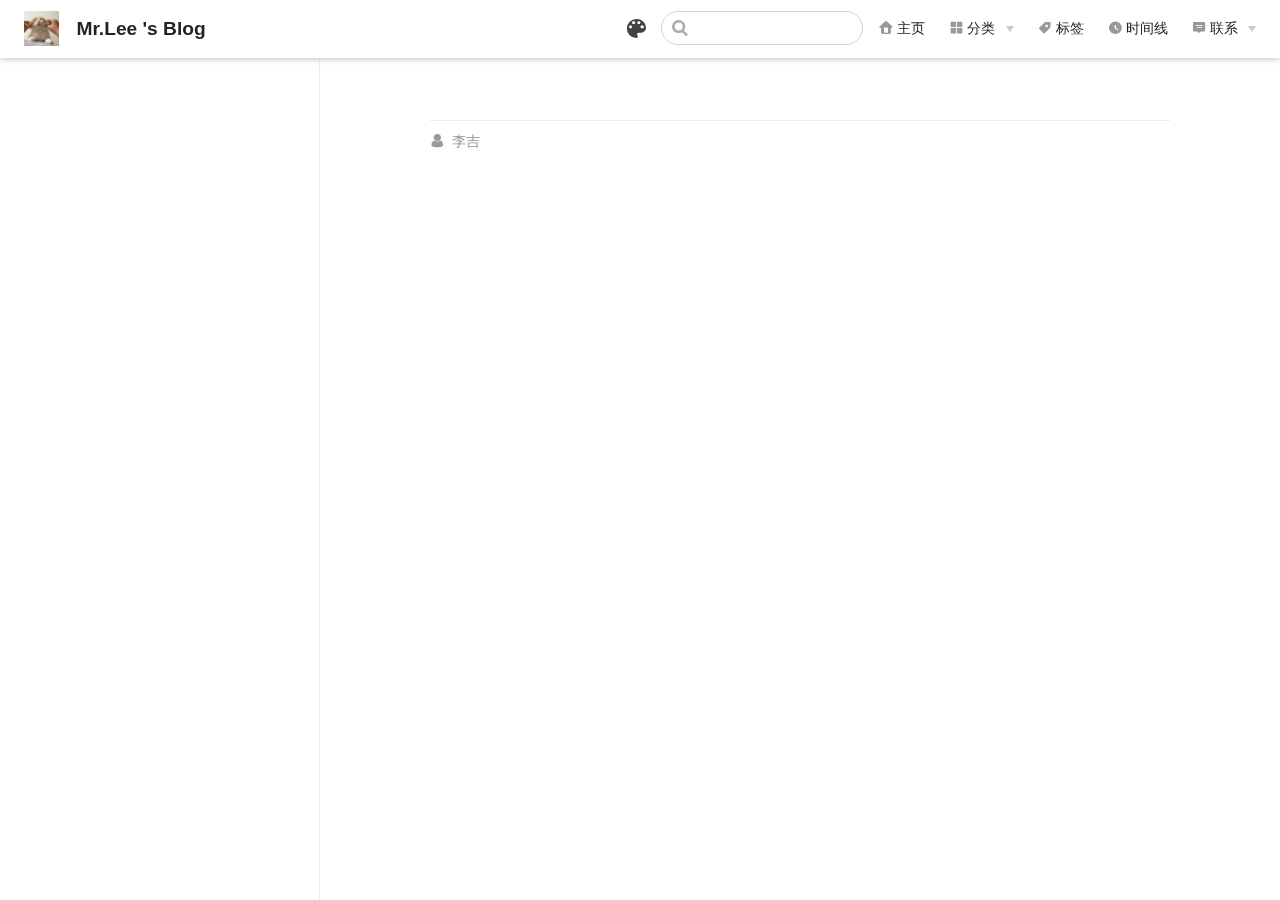
<file: views/运维笔记/2019-07-04.html>
<!DOCTYPE html>
<html lang="en-US">
  <head>
    <meta charset="utf-8">
    <meta name="viewport" content="width=device-width,initial-scale=1">
    <title>Mr.Lee &#39;s Blog</title>
    <meta name="description" content="记录美好生活">
    <link rel="icon" href="/favicon.ico">
  <meta name="viewport" content="width=device-width,initial-scale=1,user-scalable=no">
    
    <link rel="preload" href="/assets/css/0.styles.12511073.css" as="style"><link rel="preload" href="/assets/js/app.21771f9c.js" as="script"><link rel="preload" href="/assets/js/4.94a122a7.js" as="script"><link rel="preload" href="/assets/js/1.d1a89a5b.js" as="script"><link rel="preload" href="/assets/js/10.843e2e9b.js" as="script"><link rel="prefetch" href="/assets/js/11.1d0e7983.js"><link rel="prefetch" href="/assets/js/12.2bf4666e.js"><link rel="prefetch" href="/assets/js/5.3e2a6d2b.js"><link rel="prefetch" href="/assets/js/6.c24d5f49.js"><link rel="prefetch" href="/assets/js/7.45a22d9d.js"><link rel="prefetch" href="/assets/js/8.df15a540.js"><link rel="prefetch" href="/assets/js/9.12d1d247.js"><link rel="prefetch" href="/assets/js/vendors~flowchart.2093163f.js">
    <link rel="stylesheet" href="/assets/css/0.styles.12511073.css">
  </head>
  <body>
    <div id="app" data-server-rendered="true"><div><div class="theme-container"><div><header class="navbar"><div class="sidebar-button"><svg xmlns="http://www.w3.org/2000/svg" aria-hidden="true" role="img" viewBox="0 0 448 512" class="icon"><path fill="currentColor" d="M436 124H12c-6.627 0-12-5.373-12-12V80c0-6.627 5.373-12 12-12h424c6.627 0 12 5.373 12 12v32c0 6.627-5.373 12-12 12zm0 160H12c-6.627 0-12-5.373-12-12v-32c0-6.627 5.373-12 12-12h424c6.627 0 12 5.373 12 12v32c0 6.627-5.373 12-12 12zm0 160H12c-6.627 0-12-5.373-12-12v-32c0-6.627 5.373-12 12-12h424c6.627 0 12 5.373 12 12v32c0 6.627-5.373 12-12 12z"></path></svg></div> <a href="/" class="home-link router-link-active"><img src="/head.jpg" alt="Mr.Lee 's Blog" class="logo"> <span class="site-name">Mr.Lee 's Blog</span></a> <div class="links"><div class="color-picker"><a href="#" class="color-button"><i class="iconfont reco-color"></i></a> <div class="color-picker-menu" style="display:none;"><div class="theme-options"><!----> <div class="dark-theme-options toggle-option"><label for="dark-theme-toggle">Enable Dark Theme?</label> <input id="dark-theme-toggle" type="checkbox" checked="checked"></div></div></div></div> <div class="search-box"><input aria-label="Search" autocomplete="off" spellcheck="false" value=""> <!----></div> <nav class="nav-links can-hide"><div class="nav-item"><a href="/" class="nav-link"><i class="iconfont reco-home"></i>
  主页
</a></div><div class="nav-item"><div class="dropdown-wrapper"><a class="dropdown-title"><span class="title"><i class="iconfont reco-category"></i>
      分类
    </span> <span class="arrow right"></span></a> <ul class="nav-dropdown" style="display:none;"><li class="dropdown-item"><!----> <a href="/category/运维笔记.html" class="nav-link"><i class="iconfont undefined"></i>
  运维笔记
</a></li></ul></div></div><div class="nav-item"><a href="/tag/" class="nav-link"><i class="iconfont reco-tag"></i>
  标签
</a></div><div class="nav-item"><a href="/timeLine/" class="nav-link"><i class="iconfont reco-date"></i>
  时间线
</a></div><div class="nav-item"><div class="dropdown-wrapper"><a class="dropdown-title"><span class="title"><i class="iconfont reco-message"></i>
      联系
    </span> <span class="arrow right"></span></a> <ul class="nav-dropdown" style="display:none;"><li class="dropdown-item"><!----> <a href="https://github.com/seedsa" target="_blank" rel="noopener noreferrer" class="nav-link external"><i class="iconfont reco-github"></i>
  Github
  <svg xmlns="http://www.w3.org/2000/svg" aria-hidden="true" x="0px" y="0px" viewBox="0 0 100 100" width="15" height="15" class="icon outbound"><path fill="currentColor" d="M18.8,85.1h56l0,0c2.2,0,4-1.8,4-4v-32h-8v28h-48v-48h28v-8h-32l0,0c-2.2,0-4,1.8-4,4v56C14.8,83.3,16.6,85.1,18.8,85.1z"></path> <polygon fill="currentColor" points="45.7,48.7 51.3,54.3 77.2,28.5 77.2,37.2 85.2,37.2 85.2,14.9 62.8,14.9 62.8,22.9 71.5,22.9"></polygon></svg></a></li></ul></div></div> <!----></nav></div></header> <div class="sidebar-mask"></div> <aside class="sidebar"><nav class="nav-links"><div class="nav-item"><a href="/" class="nav-link"><i class="iconfont reco-home"></i>
  主页
</a></div><div class="nav-item"><div class="dropdown-wrapper"><a class="dropdown-title"><span class="title"><i class="iconfont reco-category"></i>
      分类
    </span> <span class="arrow right"></span></a> <ul class="nav-dropdown" style="display:none;"><li class="dropdown-item"><!----> <a href="/category/运维笔记.html" class="nav-link"><i class="iconfont undefined"></i>
  运维笔记
</a></li></ul></div></div><div class="nav-item"><a href="/tag/" class="nav-link"><i class="iconfont reco-tag"></i>
  标签
</a></div><div class="nav-item"><a href="/timeLine/" class="nav-link"><i class="iconfont reco-date"></i>
  时间线
</a></div><div class="nav-item"><div class="dropdown-wrapper"><a class="dropdown-title"><span class="title"><i class="iconfont reco-message"></i>
      联系
    </span> <span class="arrow right"></span></a> <ul class="nav-dropdown" style="display:none;"><li class="dropdown-item"><!----> <a href="https://github.com/seedsa" target="_blank" rel="noopener noreferrer" class="nav-link external"><i class="iconfont reco-github"></i>
  Github
  <svg xmlns="http://www.w3.org/2000/svg" aria-hidden="true" x="0px" y="0px" viewBox="0 0 100 100" width="15" height="15" class="icon outbound"><path fill="currentColor" d="M18.8,85.1h56l0,0c2.2,0,4-1.8,4-4v-32h-8v28h-48v-48h28v-8h-32l0,0c-2.2,0-4,1.8-4,4v56C14.8,83.3,16.6,85.1,18.8,85.1z"></path> <polygon fill="currentColor" points="45.7,48.7 51.3,54.3 77.2,28.5 77.2,37.2 85.2,37.2 85.2,14.9 62.8,14.9 62.8,22.9 71.5,22.9"></polygon></svg></a></li></ul></div></div> <!----></nav>  <ul class="sidebar-links"><li><section class="sidebar-group depth-0"><p class="sidebar-heading open"><span></span> <!----></p> <!----></section></li></ul> </aside> <div><main class="page reco-hide"> <div class="page-title"><h1></h1> <hr> <div data-v-0b496ca7><i class="iconfont reco-account" data-v-0b496ca7><span data-v-0b496ca7>李吉</span></i> <!----> <!----> <!----></div></div> <div class="content__default"><h1 id=""><a href="#" aria-hidden="true" class="header-anchor">#</a></h1></div> <!----> <footer class="page-edit"><!----> <!----></footer> <!----> </main> <div class="valine-wrapper" data-v-0162251c><div id="valine" data-v-0162251c></div></div></div> <div class="back-to-ceiling" style="right:1rem;bottom:3rem;width:2.5rem;height:2.5rem;border-radius:.25rem;line-height:2.5rem;background-color:rgba(231, 234, 241,.5);display:none;" data-v-d0bfeaa4 data-v-d0bfeaa4><i class="iconfont reco-up" data-v-d0bfeaa4></i></div></div></div></div><div class="global-ui"></div></div>
    <script src="/assets/js/app.21771f9c.js" defer></script><script src="/assets/js/4.94a122a7.js" defer></script><script src="/assets/js/1.d1a89a5b.js" defer></script><script src="/assets/js/10.843e2e9b.js" defer></script>
  </body>
</html>
</file>
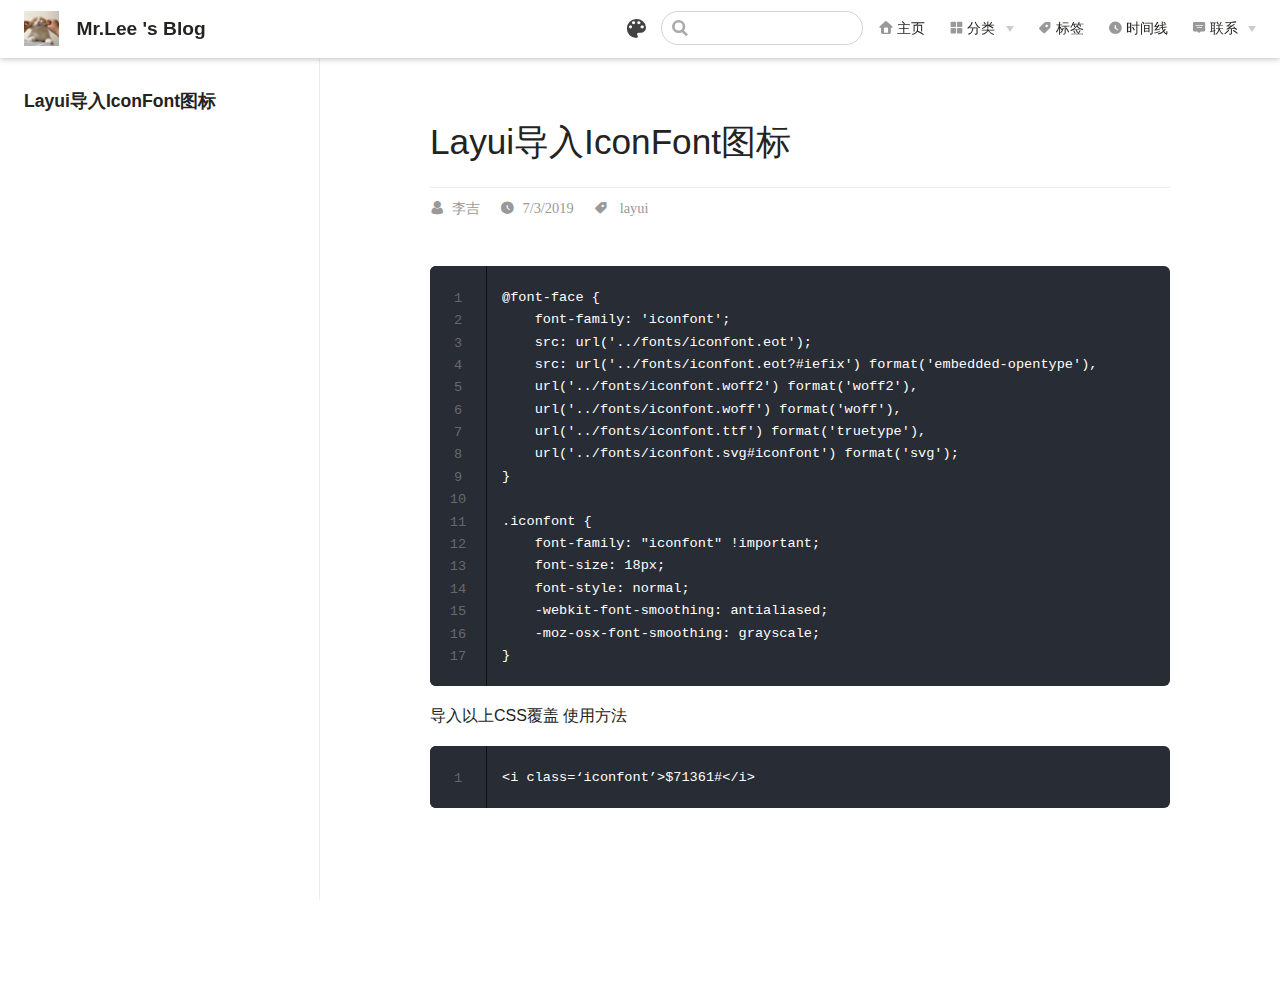
<file: views/运维笔记/2019/092101.html>
<!DOCTYPE html>
<html lang="en-US">
  <head>
    <meta charset="utf-8">
    <meta name="viewport" content="width=device-width,initial-scale=1">
    <title>Layui导入IconFont图标 | Mr.Lee &#39;s Blog</title>
    <meta name="description" content="记录美好生活">
    <link rel="icon" href="/favicon.ico">
  <meta name="viewport" content="width=device-width,initial-scale=1,user-scalable=no">
    
    <link rel="preload" href="/assets/css/0.styles.12511073.css" as="style"><link rel="preload" href="/assets/js/app.21771f9c.js" as="script"><link rel="preload" href="/assets/js/4.94a122a7.js" as="script"><link rel="preload" href="/assets/js/1.d1a89a5b.js" as="script"><link rel="preload" href="/assets/js/11.1d0e7983.js" as="script"><link rel="prefetch" href="/assets/js/10.843e2e9b.js"><link rel="prefetch" href="/assets/js/12.2bf4666e.js"><link rel="prefetch" href="/assets/js/5.3e2a6d2b.js"><link rel="prefetch" href="/assets/js/6.c24d5f49.js"><link rel="prefetch" href="/assets/js/7.45a22d9d.js"><link rel="prefetch" href="/assets/js/8.df15a540.js"><link rel="prefetch" href="/assets/js/9.12d1d247.js"><link rel="prefetch" href="/assets/js/vendors~flowchart.2093163f.js">
    <link rel="stylesheet" href="/assets/css/0.styles.12511073.css">
  </head>
  <body>
    <div id="app" data-server-rendered="true"><div><div class="theme-container"><div><header class="navbar"><div class="sidebar-button"><svg xmlns="http://www.w3.org/2000/svg" aria-hidden="true" role="img" viewBox="0 0 448 512" class="icon"><path fill="currentColor" d="M436 124H12c-6.627 0-12-5.373-12-12V80c0-6.627 5.373-12 12-12h424c6.627 0 12 5.373 12 12v32c0 6.627-5.373 12-12 12zm0 160H12c-6.627 0-12-5.373-12-12v-32c0-6.627 5.373-12 12-12h424c6.627 0 12 5.373 12 12v32c0 6.627-5.373 12-12 12zm0 160H12c-6.627 0-12-5.373-12-12v-32c0-6.627 5.373-12 12-12h424c6.627 0 12 5.373 12 12v32c0 6.627-5.373 12-12 12z"></path></svg></div> <a href="/" class="home-link router-link-active"><img src="/head.jpg" alt="Mr.Lee 's Blog" class="logo"> <span class="site-name">Mr.Lee 's Blog</span></a> <div class="links"><div class="color-picker"><a href="#" class="color-button"><i class="iconfont reco-color"></i></a> <div class="color-picker-menu" style="display:none;"><div class="theme-options"><!----> <div class="dark-theme-options toggle-option"><label for="dark-theme-toggle">Enable Dark Theme?</label> <input id="dark-theme-toggle" type="checkbox" checked="checked"></div></div></div></div> <div class="search-box"><input aria-label="Search" autocomplete="off" spellcheck="false" value=""> <!----></div> <nav class="nav-links can-hide"><div class="nav-item"><a href="/" class="nav-link"><i class="iconfont reco-home"></i>
  主页
</a></div><div class="nav-item"><div class="dropdown-wrapper"><a class="dropdown-title"><span class="title"><i class="iconfont reco-category"></i>
      分类
    </span> <span class="arrow right"></span></a> <ul class="nav-dropdown" style="display:none;"><li class="dropdown-item"><!----> <a href="/category/运维笔记.html" class="nav-link"><i class="iconfont undefined"></i>
  运维笔记
</a></li></ul></div></div><div class="nav-item"><a href="/tag/" class="nav-link"><i class="iconfont reco-tag"></i>
  标签
</a></div><div class="nav-item"><a href="/timeLine/" class="nav-link"><i class="iconfont reco-date"></i>
  时间线
</a></div><div class="nav-item"><div class="dropdown-wrapper"><a class="dropdown-title"><span class="title"><i class="iconfont reco-message"></i>
      联系
    </span> <span class="arrow right"></span></a> <ul class="nav-dropdown" style="display:none;"><li class="dropdown-item"><!----> <a href="https://github.com/seedsa" target="_blank" rel="noopener noreferrer" class="nav-link external"><i class="iconfont reco-github"></i>
  Github
  <svg xmlns="http://www.w3.org/2000/svg" aria-hidden="true" x="0px" y="0px" viewBox="0 0 100 100" width="15" height="15" class="icon outbound"><path fill="currentColor" d="M18.8,85.1h56l0,0c2.2,0,4-1.8,4-4v-32h-8v28h-48v-48h28v-8h-32l0,0c-2.2,0-4,1.8-4,4v56C14.8,83.3,16.6,85.1,18.8,85.1z"></path> <polygon fill="currentColor" points="45.7,48.7 51.3,54.3 77.2,28.5 77.2,37.2 85.2,37.2 85.2,14.9 62.8,14.9 62.8,22.9 71.5,22.9"></polygon></svg></a></li></ul></div></div> <!----></nav></div></header> <div class="sidebar-mask"></div> <aside class="sidebar"><nav class="nav-links"><div class="nav-item"><a href="/" class="nav-link"><i class="iconfont reco-home"></i>
  主页
</a></div><div class="nav-item"><div class="dropdown-wrapper"><a class="dropdown-title"><span class="title"><i class="iconfont reco-category"></i>
      分类
    </span> <span class="arrow right"></span></a> <ul class="nav-dropdown" style="display:none;"><li class="dropdown-item"><!----> <a href="/category/运维笔记.html" class="nav-link"><i class="iconfont undefined"></i>
  运维笔记
</a></li></ul></div></div><div class="nav-item"><a href="/tag/" class="nav-link"><i class="iconfont reco-tag"></i>
  标签
</a></div><div class="nav-item"><a href="/timeLine/" class="nav-link"><i class="iconfont reco-date"></i>
  时间线
</a></div><div class="nav-item"><div class="dropdown-wrapper"><a class="dropdown-title"><span class="title"><i class="iconfont reco-message"></i>
      联系
    </span> <span class="arrow right"></span></a> <ul class="nav-dropdown" style="display:none;"><li class="dropdown-item"><!----> <a href="https://github.com/seedsa" target="_blank" rel="noopener noreferrer" class="nav-link external"><i class="iconfont reco-github"></i>
  Github
  <svg xmlns="http://www.w3.org/2000/svg" aria-hidden="true" x="0px" y="0px" viewBox="0 0 100 100" width="15" height="15" class="icon outbound"><path fill="currentColor" d="M18.8,85.1h56l0,0c2.2,0,4-1.8,4-4v-32h-8v28h-48v-48h28v-8h-32l0,0c-2.2,0-4,1.8-4,4v56C14.8,83.3,16.6,85.1,18.8,85.1z"></path> <polygon fill="currentColor" points="45.7,48.7 51.3,54.3 77.2,28.5 77.2,37.2 85.2,37.2 85.2,14.9 62.8,14.9 62.8,22.9 71.5,22.9"></polygon></svg></a></li></ul></div></div> <!----></nav>  <ul class="sidebar-links"><li><section class="sidebar-group depth-0"><p class="sidebar-heading open"><span>Layui导入IconFont图标</span> <!----></p> <!----></section></li></ul> </aside> <div><main class="page reco-hide"> <div class="page-title"><h1>Layui导入IconFont图标</h1> <hr> <div data-v-0b496ca7><i class="iconfont reco-account" data-v-0b496ca7><span data-v-0b496ca7>李吉</span></i> <i class="iconfont reco-date" data-v-0b496ca7><span data-v-0b496ca7>2019/7/3</span></i> <!----> <i class="iconfont reco-tag tags" data-v-0b496ca7><span class="tag-item" data-v-0b496ca7>
      layui
    </span></i></div></div> <div class="content__default"><div class="language- line-numbers-mode"><pre class="language-text"><code>@font-face {
    font-family: 'iconfont';
    src: url('../fonts/iconfont.eot');
    src: url('../fonts/iconfont.eot?#iefix') format('embedded-opentype'),
    url('../fonts/iconfont.woff2') format('woff2'),
    url('../fonts/iconfont.woff') format('woff'),
    url('../fonts/iconfont.ttf') format('truetype'),
    url('../fonts/iconfont.svg#iconfont') format('svg');
}

.iconfont {
    font-family: &quot;iconfont&quot; !important;
    font-size: 18px;
    font-style: normal;
    -webkit-font-smoothing: antialiased;
    -moz-osx-font-smoothing: grayscale;
}
</code></pre> <div class="line-numbers-wrapper"><span class="line-number">1</span><br><span class="line-number">2</span><br><span class="line-number">3</span><br><span class="line-number">4</span><br><span class="line-number">5</span><br><span class="line-number">6</span><br><span class="line-number">7</span><br><span class="line-number">8</span><br><span class="line-number">9</span><br><span class="line-number">10</span><br><span class="line-number">11</span><br><span class="line-number">12</span><br><span class="line-number">13</span><br><span class="line-number">14</span><br><span class="line-number">15</span><br><span class="line-number">16</span><br><span class="line-number">17</span><br></div></div><p>导入以上CSS覆盖 使用方法</p> <div class="language- line-numbers-mode"><pre class="language-text"><code>&lt;i class=‘iconfont’&gt;$71361#&lt;/i&gt;
</code></pre> <div class="line-numbers-wrapper"><span class="line-number">1</span><br></div></div></div> <!----> <footer class="page-edit"><!----> <!----></footer> <!----> </main> <div class="valine-wrapper" data-v-0162251c><div id="valine" data-v-0162251c></div></div></div> <div class="back-to-ceiling" style="right:1rem;bottom:3rem;width:2.5rem;height:2.5rem;border-radius:.25rem;line-height:2.5rem;background-color:rgba(231, 234, 241,.5);display:none;" data-v-d0bfeaa4 data-v-d0bfeaa4><i class="iconfont reco-up" data-v-d0bfeaa4></i></div></div></div></div><div class="global-ui"></div></div>
    <script src="/assets/js/app.21771f9c.js" defer></script><script src="/assets/js/4.94a122a7.js" defer></script><script src="/assets/js/1.d1a89a5b.js" defer></script><script src="/assets/js/11.1d0e7983.js" defer></script>
  </body>
</html>
</file>
<file: assets/css/0.styles.12511073.css>
.medium-zoom-overlay{z-index:100}.medium-zoom-overlay~img{z-index:101}#nprogress{pointer-events:none}#nprogress .bar{background:#424242;position:fixed;z-index:1031;top:0;left:0;width:100%;height:2px}#nprogress .peg{display:block;position:absolute;right:0;width:100px;height:100%;box-shadow:0 0 10px #424242,0 0 5px #424242;opacity:1;-webkit-transform:rotate(3deg) translateY(-4px);transform:rotate(3deg) translateY(-4px)}#nprogress .spinner{display:block;position:fixed;z-index:1031;top:15px;right:15px}#nprogress .spinner-icon{width:18px;height:18px;box-sizing:border-box;border-color:#424242 transparent transparent #424242;border-style:solid;border-width:2px;border-radius:50%;-webkit-animation:nprogress-spinner .4s linear infinite;animation:nprogress-spinner .4s linear infinite}.nprogress-custom-parent{overflow:hidden;position:relative}.nprogress-custom-parent #nprogress .bar,.nprogress-custom-parent #nprogress .spinner{position:absolute}@-webkit-keyframes nprogress-spinner{0%{-webkit-transform:rotate(0deg);transform:rotate(0deg)}to{-webkit-transform:rotate(1turn);transform:rotate(1turn)}}@keyframes nprogress-spinner{0%{-webkit-transform:rotate(0deg);transform:rotate(0deg)}to{-webkit-transform:rotate(1turn);transform:rotate(1turn)}}.vuepress-flowchart{overflow:scroll;text-align:center;font-size:0;min-height:200px;display:-webkit-box;display:flex;-webkit-box-pack:center;justify-content:center;-webkit-box-align:center;align-items:center;-webkit-transition:all 1s;transition:all 1s;padding:10px}.vuepress-flowchart>svg{max-width:100%;height:auto}.vuepress-flowchart.loading{background-color:#f3f6f8}.operation-element,.parallel-element{rx:5px;ry:5px}.vuepress-flowchart-loading-icon{width:40px;height:40px;fill:#3eaf7c}.icon.outbound{color:#aaa;display:inline-block;vertical-align:middle;position:relative;top:-1px}.badge[data-v-f57ddd40]{display:inline-block;font-size:14px;height:18px;line-height:18px;border-radius:3px;padding:0 6px;color:#fff}.badge.green[data-v-f57ddd40],.badge.tip[data-v-f57ddd40],.badge[data-v-f57ddd40]{background-color:#42b983}.badge.error[data-v-f57ddd40]{background-color:#da5961}.badge.warn[data-v-f57ddd40],.badge.warning[data-v-f57ddd40],.badge.yellow[data-v-f57ddd40]{background-color:#e7c000}.badge+.badge[data-v-f57ddd40]{margin-left:5px}.search-box{display:inline-block;position:relative;margin-right:1rem}.search-box input{cursor:text;width:10rem;height:2rem;color:#5c5c57;display:inline-block;border:1px solid #cfd4db;border-radius:2rem;font-size:.9rem;line-height:2rem;padding:0 .5rem 0 2rem;outline:none;-webkit-transition:all .2s ease;transition:all .2s ease;background:#fff url(/assets/img/search.83621669.svg) .6rem .5rem no-repeat;background-size:1rem}.search-box input:focus{cursor:auto;border-color:#424242}.search-box .suggestions{background:#fff;width:20rem;position:absolute;top:1.5rem;border:1px solid #cfd4db;border-radius:6px;padding:.4rem;list-style-type:none}.search-box .suggestions.align-right{right:0}.search-box .suggestion{line-height:1.4;padding:.4rem .6rem;border-radius:4px;cursor:pointer}.search-box .suggestion a{white-space:normal;color:#73736c}.search-box .suggestion a .page-title{font-weight:600}.search-box .suggestion a .header{font-size:.9em;margin-left:.25em}.search-box .suggestion.focused{background-color:#f3f4f5}.search-box .suggestion.focused a{color:#424242}@media (max-width:959px){.search-box input{cursor:pointer;width:0;border-color:transparent;position:relative}.search-box input:focus{cursor:text;left:0;width:10rem}}@media (-ms-high-contrast:none){.search-box input{height:2rem}}@media (max-width:959px) and (min-width:719px){.search-box .suggestions{left:0}}@media (max-width:719px){.search-box{margin-right:0}.search-box input{left:1rem}.search-box .suggestions{right:0}}@media (max-width:419px){.search-box .suggestions{width:calc(100vw - 4rem)}.search-box input:focus{width:8rem}}.sidebar-button{cursor:pointer;display:none;width:1.25rem;height:1.25rem;position:absolute;padding:.6rem;top:.6rem;left:1rem}.sidebar-button .icon{display:block;width:1.25rem;height:1.25rem}@media (max-width:719px){.sidebar-button{display:block}}.dropdown-enter,.dropdown-leave-to{height:0!important}.dropdown-wrapper{cursor:pointer}.dropdown-wrapper .dropdown-title{display:block}.dropdown-wrapper .dropdown-title:hover{border-color:transparent}.dropdown-wrapper .dropdown-title .arrow{vertical-align:middle;margin-top:-1px;margin-left:.4rem}.dropdown-wrapper .nav-dropdown .dropdown-item{color:inherit;line-height:1.7rem}.dropdown-wrapper .nav-dropdown .dropdown-item h4{margin:.45rem 0 0;border-top:1px solid #eee;padding:.45rem 1.5rem 0 1.25rem}.dropdown-wrapper .nav-dropdown .dropdown-item .dropdown-subitem-wrapper{padding:0;list-style:none}.dropdown-wrapper .nav-dropdown .dropdown-item .dropdown-subitem-wrapper .dropdown-subitem{font-size:.9em}.dropdown-wrapper .nav-dropdown .dropdown-item a{display:block;line-height:1.7rem;position:relative;border-bottom:none;font-weight:400;margin-bottom:0;padding:0 1.5rem 0 1.25rem}.dropdown-wrapper .nav-dropdown .dropdown-item a.router-link-active,.dropdown-wrapper .nav-dropdown .dropdown-item a:hover{color:#424242}.dropdown-wrapper .nav-dropdown .dropdown-item a.router-link-active:after{content:"";width:0;height:0;border-left:5px solid #424242;border-top:3px solid transparent;border-bottom:3px solid transparent;position:absolute;top:calc(50% - 2px);left:9px}.dropdown-wrapper .nav-dropdown .dropdown-item:first-child h4{margin-top:0;padding-top:0;border-top:0}@media (max-width:719px){.dropdown-wrapper.open .dropdown-title{margin-bottom:.5rem}.dropdown-wrapper .nav-dropdown{-webkit-transition:height .1s ease-out;transition:height .1s ease-out;overflow:hidden}.dropdown-wrapper .nav-dropdown .dropdown-item h4{border-top:0;margin-top:0;padding-top:0}.dropdown-wrapper .nav-dropdown .dropdown-item>a,.dropdown-wrapper .nav-dropdown .dropdown-item h4{font-size:15px;line-height:2rem}.dropdown-wrapper .nav-dropdown .dropdown-item .dropdown-subitem{font-size:14px;padding-left:1rem}}@media (min-width:719px){.dropdown-wrapper{height:1.8rem}.dropdown-wrapper:hover .nav-dropdown{display:block!important}.dropdown-wrapper .dropdown-title .arrow{border-left:4px solid transparent;border-right:4px solid transparent;border-top:6px solid #ccc;border-bottom:0}.dropdown-wrapper .nav-dropdown{display:none;height:auto!important;box-sizing:border-box;max-height:calc(100vh - 2.7rem);overflow-y:auto;position:absolute;top:100%;right:0;background-color:#fff;padding:.6rem 0;box-shadow:0 4px 20px 0 rgba(0,0,0,.2);text-align:left;border-radius:.25rem;white-space:nowrap;margin:0}}.nav-links{display:inline-block}.nav-links a{line-height:1.4rem;color:inherit}.nav-links a.router-link-active,.nav-links a.router-link-active .iconfont,.nav-links a:hover,.nav-links a:hover .iconfont{color:#424242}.nav-links .nav-item{position:relative;display:inline-block;margin-left:1.5rem;line-height:2rem}.nav-links .nav-item:first-child{margin-left:0}.nav-links .repo-link{margin-left:1.5rem}@media (max-width:719px){.nav-links .nav-item,.nav-links .repo-link{margin-left:0}}@media (min-width:719px){.nav-links a.router-link-active,.nav-links a:hover{color:#232321}.nav-item>a:not(.external).router-link-active,.nav-item>a:not(.external):hover{margin-bottom:-2px;border-bottom:2px solid #515151}}.color-theme-options{display:-webkit-box;display:flex;justify-content:space-around}.color-theme-options li{width:33%;text-align:center}.color-theme-options li a{width:15px;height:15px;border-radius:2px}.color-theme-options li a.default-theme{background-color:#424242}.color-theme-options li a.blue-theme{background-color:$blueAccentColor}.color-theme-options li a.red-theme{background-color:$redAccentColor}.toggle-option{display:-webkit-box;display:flex;-webkit-box-pack:justify;justify-content:space-between;-webkit-box-align:center;align-items:center}.toggle-option label{padding-right:.25em}.color-picker{position:relative;margin-right:1em}.color-picker .color-button{display:-webkit-box;display:flex;-webkit-box-pack:center;justify-content:center;-webkit-box-align:center;align-items:center;height:100%}.color-picker .color-button .iconfont{font-size:1.4rem;color:#424242}.color-picker .color-button .settings-icon{width:18px}.color-picker .color-picker-menu{background-color:#fff;top:40px;min-width:100px;margin:0;padding:1em;border:1px solid #eaecef;border-radius:4px;z-index:150}.color-picker .color-picker-menu,.color-picker .color-picker-menu:before{position:absolute;left:50%;-webkit-transform:translateX(-50%);transform:translateX(-50%)}.color-picker .color-picker-menu:before{content:"";top:-7px;border-color:transparent transparent #eaecef;border-style:solid;border-width:0 7px 7px}.color-picker .color-picker-menu.menu-transition-enter-active,.color-picker .color-picker-menu.menu-transition-leave-active{-webkit-transition:all .25s ease-in-out;transition:all .25s ease-in-out}.color-picker .color-picker-menu.menu-transition-enter,.color-picker .color-picker-menu.menu-transition-leave-to{top:50px;opacity:0}.color-picker .color-picker-menu ul{list-style-type:none;margin:0;padding:0}.reco-theme-dark .color-picker-menu{background-color:$darkPrimaryBg;border-color:$darkBorderColor}.reco-theme-dark .color-picker-menu:before{border-bottom-color:$darkBorderColor}@media (max-width:719px){.color-picker{margin-right:0}.color-picker .color-picker-menu{left:calc(50% - 35px)}.color-picker .color-picker-menu:before{left:calc(50% + 35px)}}.navbar{padding:.7rem 1.5rem;line-height:2.2rem;box-shadow:0 1px 6px 0 rgba(32,33,36,.28)}.navbar a,.navbar img,.navbar span{display:inline-block}.navbar .logo{height:2.2rem;min-width:2.2rem;margin-right:.8rem;vertical-align:top}.navbar .site-name{font-size:1.2rem;font-weight:600;color:#232321;position:relative}.navbar .links{padding-left:1.5rem;box-sizing:border-box;background-color:#fff;white-space:nowrap;font-size:.9rem;position:absolute;right:1.5rem;top:.7rem;display:-webkit-box;display:flex}.navbar .links .search-box{-webkit-box-flex:0;flex:0 0 auto;vertical-align:top}@media (max-width:719px){.navbar{padding-left:4rem}.navbar .can-hide{display:none}.navbar .links{padding-left:1.5rem}}.sidebar-group .sidebar-group{padding-left:.5em}.sidebar-group:not(.collapsable) .sidebar-heading:not(.clickable){cursor:auto;color:inherit}.sidebar-group.is-sub-group{padding-left:0}.sidebar-group.is-sub-group>.sidebar-heading{font-size:.95em;line-height:1.4;font-weight:400;padding-left:2rem}.sidebar-group.is-sub-group>.sidebar-heading:not(.clickable){opacity:.5}.sidebar-group.is-sub-group>.sidebar-group-items{padding-left:1rem}.sidebar-group.is-sub-group>.sidebar-group-items>li>.sidebar-link{font-size:.95em;border-left:none}.sidebar-group.depth-2>.sidebar-heading{border-left:none}.sidebar-heading{color:#232321;-webkit-transition:color .15s ease;transition:color .15s ease;cursor:pointer;font-size:1.1em;font-weight:700;padding:.35rem 1.5rem .35rem 1.25rem;width:100%;box-sizing:border-box;margin:0;border-left:.25rem solid transparent}.sidebar-heading.open,.sidebar-heading:hover{color:inherit}.sidebar-heading .arrow{position:relative;top:-.12em;left:.5em}.sidebar-heading.clickable.active{font-weight:600;color:#424242;border-left-color:#424242}.sidebar-heading.clickable:hover{color:#424242}.sidebar-group-items{-webkit-transition:height .1s ease-out;transition:height .1s ease-out;font-size:.95em;overflow:hidden}.leancloud-visitors[data-v-2e99e05a]{margin-right:.5rem}.home{padding:3.6rem 2rem 0;max-width:960px;margin:0 auto}.home .hero{text-align:center}.home .hero img{background-color:#424242}.home .hero h1{font-size:2.5rem}.home .hero .action,.home .hero .description,.home .hero h1{margin:1.8rem auto}.home .hero .description{font-size:1.6rem;line-height:1.3;color:#50504c}.home .hero .action-button{display:inline-block;font-size:1.2rem;color:#fff;background-color:#424242;padding:.6rem 1.2rem;border-radius:4px;-webkit-transition:background-color .1s ease;transition:background-color .1s ease;box-sizing:border-box;-webkit-transition:all .25s;transition:all .25s;-webkit-transform:translateY(-20px);transform:translateY(-20px);opacity:0}.home .hero .action-button:hover{background-color:#555}.home .features{border-top:1px solid #eaecef;padding:1.2rem 0;margin-top:2.5rem;display:-webkit-box;display:flex;flex-wrap:wrap;-webkit-box-align:start;align-items:flex-start;align-content:stretch;-webkit-box-pack:justify;justify-content:space-between}.home .feature{-webkit-box-flex:1;flex-grow:1;flex-basis:30%;max-width:30%;-webkit-transition:all .5s;transition:all .5s}.home .feature h2{font-size:1.6rem;font-weight:500;border-bottom:none;padding-bottom:0;color:#3a3a36}.home .feature p{color:#50504c}.home .feature:hover{-webkit-transform:scale(1.05);transform:scale(1.05)}.home .footer{padding:2.5rem;border-top:1px solid #eaecef;text-align:center;color:#5c5c57;-webkit-transition:all .25s;transition:all .25s;-webkit-transform:translateY(-20px);transform:translateY(-20px);opacity:0}.home .footer>span{margin-left:1rem}.home .footer>span>i{margin-right:.5rem}@media (max-width:719px){.home .features{-webkit-box-orient:vertical;-webkit-box-direction:normal;flex-direction:column}.home .feature{max-width:100%;padding:0 2.5rem}.footer{text-align:left!important}.footer>span{display:block;margin-left:0;line-height:2rem}}@media (max-width:419px){.home{padding-left:1.5rem;padding-right:1.5rem}.home .hero img{max-height:210px;margin:2rem auto 1.2rem}.home .hero h1{font-size:2rem}.home .hero .action,.home .hero .description,.home .hero h1{margin:1.2rem auto}.home .hero .description{font-size:1.2rem}.home .hero .action-button{font-size:1rem;padding:.6rem 1.2rem}.home .feature h2{font-size:1.25rem}}.sidebar .sidebar-sub-headers{padding-left:1rem;font-size:.95em}a.sidebar-link{font-size:1em;font-weight:400;display:inline-block;color:#232321;border-left:.25rem solid transparent;padding:.35rem 1rem .35rem 1.25rem;line-height:1.4;width:100%;box-sizing:border-box}a.sidebar-link:hover{color:#424242}a.sidebar-link.active{font-weight:600;color:#424242;border-left-color:#424242}.sidebar-group a.sidebar-link{padding-left:2rem}.sidebar-sub-headers a.sidebar-link{padding-top:.25rem;padding-bottom:.25rem;border-left:none}.sidebar-sub-headers a.sidebar-link.active{font-weight:500}.sidebar ul{padding:0;margin:0;list-style-type:none}.sidebar a{display:inline-block}.sidebar .nav-links{display:none;border-bottom:1px solid #eaecef;padding:.5rem 0 .75rem}.sidebar .nav-links a{font-weight:600}.sidebar .nav-links .nav-item,.sidebar .nav-links .repo-link{display:block;line-height:1.25rem;font-size:1.1em;padding:.5rem 0 .5rem 1.5rem}.sidebar>.sidebar-links{padding:1.5rem 0}.sidebar>.sidebar-links>li>a.sidebar-link{font-size:1.1em;line-height:1.7;font-weight:700}.sidebar>.sidebar-links>li:not(:first-child){margin-top:.75rem}@media (max-width:719px){.sidebar .nav-links{display:block}.sidebar .nav-links .dropdown-wrapper .nav-dropdown .dropdown-item a.router-link-active:after{top:calc(1rem - 2px)}.sidebar>.sidebar-links{padding:1rem 0}}.iconfont[data-v-0b496ca7]{display:inline-block;line-height:1.5rem}.iconfont[data-v-0b496ca7]:not(:last-child){margin-right:1rem}.iconfont span[data-v-0b496ca7]{margin-left:.5rem}.tags .tag-item[data-v-0b496ca7]{cursor:pointer}.tags .tag-item.active[data-v-0b496ca7],.tags .tag-item[data-v-0b496ca7]:hover{color:#424242}@media (max-width:719px){.tags[data-v-0b496ca7]{display:block;margin-left:0!important}}#particles-oli-wrapper[data-v-61ba3009]{height:99vh}.abstract-wrapper[data-v-839bc988]{width:100%}.abstract-wrapper .abstract-item[data-v-839bc988]{margin:0 auto 20px;padding:16px 20px;width:100%;overflow:hidden;border-radius:2px;box-shadow:0 2px 10px rgba(0,0,0,.2);box-sizing:border-box;-webkit-transition:all .3s;transition:all .3s;background-color:$bgColor}.abstract-wrapper .abstract-item[data-v-839bc988]:hover{box-shadow:0 4px 20px 0 rgba(0,0,0,.2)}.abstract-wrapper .abstract-item .title[data-v-839bc988]{position:relative;font-size:1.28rem;line-height:36px;display:inline-block}.abstract-wrapper .abstract-item .title[data-v-839bc988] :after{content:"";position:absolute;width:100%;height:2px;bottom:0;left:0;background-color:#424242;visibility:hidden;-webkit-transform:scaleX(0);transform:scaleX(0);-webkit-transition:.3s ease-in-out;transition:.3s ease-in-out}.abstract-wrapper .abstract-item .title[data-v-839bc988] :hover:after{visibility:visible;-webkit-transform:scaleX(1);transform:scaleX(1)}.abstract-wrapper .abstract-item .tags .tag-item[data-v-839bc988]{cursor:pointer}.abstract-wrapper .abstract-item .tags .tag-item.active[data-v-839bc988],.abstract-wrapper .abstract-item .tags .tag-item[data-v-839bc988]:hover{color:#424242}@media (max-width:719px){.tags[data-v-839bc988]{display:block;margin-top:1rem;margin-left:0!important}}.home-blog{padding:3.6rem 0 0;margin:0 auto}.home-blog .hero{min-height:350px;text-align:center;overflow:hidden}.home-blog .hero figure{position:absolute;background:#ff0}.home-blog .hero h1{margin:4rem auto 1.8rem;font-size:2.5rem;color:#fff}.home-blog .hero .action,.home-blog .hero .description,.home-blog .hero .huawei,.home-blog .hero h1{color:#fff!important}.home-blog .hero .description{margin:1.8rem auto;font-size:1.6rem;line-height:1.3;color:#50504c}.home-blog .home-blog-title{margin:0 auto 10px;max-width:960px}.home-blog .home-blog{display:-webkit-box;display:flex;-webkit-box-align:start;align-items:flex-start;margin:20px auto 0;max-width:1126px}.home-blog .home-blog .info-wrapper{-webkit-transition:all .3s;transition:all .3s;margin-left:15px;width:380px;height:auto;box-shadow:0 2px 10px rgba(0,0,0,.2)}.home-blog .home-blog .info-wrapper:hover{box-shadow:0 4px 20px 0 rgba(0,0,0,.2)}.home-blog .home-blog .info-wrapper .personal-img{display:block;margin:2rem auto;width:8rem;height:8rem}.home-blog .home-blog .info-wrapper .name{text-align:center}.home-blog .home-blog .info-wrapper .num{display:-webkit-box;display:flex;margin:0 auto 1rem;width:80%}.home-blog .home-blog .info-wrapper .num>div{text-align:center;-webkit-box-flex:1;flex:auto}.home-blog .home-blog .info-wrapper .num>div:first-child{border-right:1px solid #333}.home-blog .home-blog .info-wrapper .num>div i{margin-right:.2rem}.home-blog .features{max-width:1126px;padding:1.2rem 0;margin:2.5rem auto 0;display:-webkit-box;display:flex;flex-wrap:wrap;-webkit-box-align:start;align-items:flex-start;align-content:stretch;-webkit-box-pack:justify;justify-content:space-between}.home-blog .feature{-webkit-box-flex:1;flex-grow:1;flex-basis:30%;max-width:32%;-webkit-transition:all .5s;transition:all .5s;box-sizing:border-box;margin-bottom:10px;padding:0 15px;box-shadow:0 2px 10px rgba(0,0,0,.2)}.home-blog .feature h2{font-size:1.6rem;font-weight:500;border-bottom:none;padding-bottom:0;color:#3a3a36}.home-blog .feature p{color:#50504c}.home-blog .feature:hover{-webkit-transform:scale(1.05);transform:scale(1.05)}.home-blog .footer{padding:2.5rem;border-top:1px solid #eaecef;text-align:center;color:#5c5c57;-webkit-transition:all .25s;transition:all .25s;-webkit-transform:translateY(-20px);transform:translateY(-20px);opacity:0}.home-blog .footer>span{margin-left:1rem}.home-blog .footer>span>i{margin-right:.5rem}.reco-hide .features,.reco-hide .hero .action-button,.reco-hide .hero .description,.reco-hide .hero .h1,.reco-hide .hero .huawei,.reco-hide .hero img,.reco-hide .home-center{-webkit-transition:all .25s;transition:all .25s;-webkit-transform:translateY(-20px);transform:translateY(-20px);opacity:0}.reco-hide .home-center{padding:0}.reco-hide .footer{-webkit-transition:all .25s;transition:all .25s;-webkit-transform:translateY(-20px);transform:translateY(-20px);opacity:0}.reco-show .hero img{-webkit-transition-delay:.08s;transition-delay:.08s}.reco-show .hero .h1,.reco-show .hero img{-webkit-transform:translateY(0);transform:translateY(0);opacity:1}.reco-show .hero .h1{-webkit-transition-delay:.16s;transition-delay:.16s}.reco-show .hero .description{-webkit-transition-delay:.24s;transition-delay:.24s}.reco-show .hero .description,.reco-show .hero .huawei{-webkit-transform:translateY(0);transform:translateY(0);opacity:1}.reco-show .hero .huawei{-webkit-transition-delay:.32s;transition-delay:.32s}.reco-show .features,.reco-show .hero .action-button{-webkit-transform:translateY(0);transform:translateY(0);-webkit-transition-delay:.4s;transition-delay:.4s;opacity:1}.reco-show .home-center{-webkit-transition-delay:.48s;transition-delay:.48s}.reco-show .footer,.reco-show .home-center{-webkit-transform:translateY(0);transform:translateY(0);opacity:1}.reco-show .footer{-webkit-transition-delay:.56s;transition-delay:.56s}@media (max-width:719px){.home{padding-left:1.5rem;padding-right:1.5rem}.home .hero{margin:0 -1.5rem;min-height:350px}.home .hero img{max-height:210px;margin:2rem auto 1.2rem}.home .hero h1{margin:6rem auto 1.8rem;font-size:2rem}.home .hero .description{font-size:1.2rem}.home .hero .action-button{font-size:1rem;padding:.6rem 1.2rem}.home .features{-webkit-box-orient:vertical;-webkit-box-direction:normal;flex-direction:column}.home .feature{max-width:100%;padding:0 2.5rem}.home .home-blog .info-wrapper{display:none}.footer{text-align:left!important}.footer>span{display:block;margin-left:0;line-height:2rem}}@media (max-width:419px){.home{padding-left:1.5rem;padding-right:1.5rem}.home .hero{margin:0 -1.5rem;min-height:350px}.home .hero img{max-height:210px;margin:2rem auto 1.2rem}.home .hero h1{margin:6rem auto 1.8rem;font-size:2rem}.home .hero .description{font-size:1.2rem}.home .hero .action-button{font-size:1rem;padding:.6rem 1.2rem}.home .feature h2{font-size:1.25rem}.home .home-blog .info-wrapper{display:none}}.timeline-wrapper[data-v-d855b54c]{box-sizing:border-box;max-width:740px;margin:0 auto;position:relative;list-style:none}.timeline-wrapper[data-v-d855b54c]:after{content:" ";position:absolute;top:14px;left:0;margin-left:-2px;width:4px;height:100%;background:#f5f5f5}.timeline-wrapper .desc[data-v-d855b54c],.timeline-wrapper .year[data-v-d855b54c]{position:relative;color:#666;font-size:16px}.timeline-wrapper .desc[data-v-d855b54c]:before,.timeline-wrapper .year[data-v-d855b54c]:before{content:" ";position:absolute;z-index:2;left:-19px;top:50%;margin-left:-4px;margin-top:-4px;width:8px;height:8px;background:#ddd;border-radius:50%}.timeline-wrapper .year[data-v-d855b54c]{margin:80px 0 0;color:#555;font-weight:700;font-size:26px}.timeline-wrapper .year-wrapper[data-v-d855b54c]{padding-left:0!important}.timeline-wrapper .year-wrapper li[data-v-d855b54c]{display:-webkit-box;display:flex;padding:30px 0 10px;list-style:none;border-bottom:1px dashed #ccc;position:relative}.timeline-wrapper .year-wrapper li:hover .date[data-v-d855b54c]{color:#424242}.timeline-wrapper .year-wrapper li:hover .date[data-v-d855b54c]:before{background:#424242}.timeline-wrapper .year-wrapper li:hover .title[data-v-d855b54c]{color:#424242}.timeline-wrapper .year-wrapper li .date[data-v-d855b54c]{width:40px;line-height:30px;color:#555;font-size:12px}.timeline-wrapper .year-wrapper li .date[data-v-d855b54c]:before{content:" ";position:absolute;left:-19px;top:41px;width:6px;height:6px;margin-left:-4px;background:#ddd;border-radius:50%;border:1px solid #fff;z-index:2}.timeline-wrapper .year-wrapper li .title[data-v-d855b54c]{line-height:30px;color:#555;font-size:16px;cursor:pointer}@media (max-width:719px){.timeline-wrapper[data-v-d855b54c]{margin:0 1.2rem}}.page-edit,.page-nav{max-width:740px;margin:0 auto;padding:2rem 2.5rem}@media (max-width:959px){.page-edit,.page-nav{padding:2rem}}@media (max-width:419px){.page-edit,.page-nav{padding:1.5rem}}.page{padding-top:6rem;padding-bottom:2rem;display:block}.page .page-title{max-width:740px;margin:0 auto;padding:0 2.5rem}.page-edit{padding-top:1rem;padding-bottom:1rem;overflow:auto}.page-edit .edit-link{display:inline-block}.page-edit .edit-link a{color:#5c5c57;margin-right:.25rem}.page-edit .last-updated{float:right;font-size:.9em}.page-edit .last-updated .prefix{font-weight:500;color:#5c5c57}.page-edit .last-updated .time{font-weight:400;color:#aaa}.page-nav{padding-top:1rem;padding-bottom:0}.page-nav .inner{min-height:2rem;margin-top:0;border-top:1px solid #eaecef;padding-top:1rem;overflow:auto}.page-nav .next{float:right}.reco-hide.page{-webkit-transition:all .25s;transition:all .25s;-webkit-transform:translateY(-20px);transform:translateY(-20px);opacity:0}.reco-show.page{-webkit-transform:translateY(0);transform:translateY(0);-webkit-transition-delay:.08s;transition-delay:.08s;opacity:1}@media (max-width:719px){.page-title{padding:0 1rem}.page-edit .edit-link{margin-bottom:.5rem}.page-edit .last-updated{font-size:.8em;float:none;text-align:left}}.password-shadow.is-home[data-v-62d6e6f0],.theme-container.no-sidebar .password-shadow[data-v-62d6e6f0]{padding-left:0}.password-shadow[data-v-62d6e6f0]{width:100vw;height:100vh;background:#fff;position:relative;padding-left:20rem}.password-shadow .title[data-v-62d6e6f0]{top:12%;color:#666;font-size:30px}.password-shadow .description[data-v-62d6e6f0],.password-shadow .title[data-v-62d6e6f0]{position:absolute;left:0;right:0;margin:auto;text-align:center;box-sizing:border-box;padding:0 10px}.password-shadow .description[data-v-62d6e6f0]{top:20%;color:#999;font-size:22px}.password-shadow .inputBox[data-v-62d6e6f0]{max-width:700px;height:100px;background:#424242;border-radius:2px;position:absolute;left:0;right:0;top:36%;margin:auto;padding-left:20px;box-sizing:border-box;opacity:.9}.password-shadow .inputBox input[data-v-62d6e6f0]{width:600px;height:100%;border:none;padding:0 0 0 5px;color:#fff;background:none;outline:none;position:absolute;bottom:0;opacity:0;font-size:50px}.password-shadow .inputBox input[data-v-62d6e6f0]:focus{opacity:1}.password-shadow .inputBox input:focus~span[data-v-62d6e6f0]{-webkit-transform:translateY(-80px);transform:translateY(-80px);color:#424242;font-size:30px;opacity:.8}.password-shadow .inputBox input:focus~button[data-v-62d6e6f0]{opacity:1;width:100px}.password-shadow .inputBox span[data-v-62d6e6f0]{width:200px;height:100%;display:block;position:absolute;line-height:100px;top:0;left:20px;color:#fff;cursor:text;-webkit-transition:.5s;transition:.5s;-webkit-transform-origin:left top;transform-origin:left top;font-size:30px}.password-shadow .inputBox button[data-v-62d6e6f0]{width:0;height:98px;border-radius:2px;position:absolute;right:1px;top:1px;border:0;padding:0;background:#fff;color:#424242;font-size:18px;outline:none;cursor:pointer;opacity:0;-webkit-transition:.5s;transition:.5s;z-index:1}.password-shadow .footer[data-v-62d6e6f0]{position:absolute;left:0;right:0;bottom:10%;margin:auto;padding:2.5rem;text-align:center;color:#5c5c57}.password-shadow .footer>span[data-v-62d6e6f0]{margin-left:1rem}.password-shadow .footer>span>i[data-v-62d6e6f0]{margin-right:.5rem}@media (max-width:719px){.password-shadow .inputBox[data-v-62d6e6f0]{max-width:700px;height:60px;background:#424242;border-radius:2px;position:absolute;left:0;right:0;top:43%;margin:auto;padding-left:20px;box-sizing:border-box;opacity:.9}.password-shadow .inputBox input[data-v-62d6e6f0]{width:600px;height:100%;border:none;padding:0 0 0 5px;color:#fff;background:none;outline:none;position:absolute;bottom:0;opacity:0;font-size:30px}.password-shadow .inputBox input[data-v-62d6e6f0]:focus{opacity:1}.password-shadow .inputBox input:focus~span[data-v-62d6e6f0]{-webkit-transform:translateY(-60px);transform:translateY(-60px);color:#424242;font-size:20px;opacity:.8}.password-shadow .inputBox input:focus~button[data-v-62d6e6f0]{opacity:1;width:60px}.password-shadow .inputBox span[data-v-62d6e6f0]{width:200px;height:100%;display:block;position:absolute;line-height:60px;top:0;left:20px;color:#fff;cursor:text;-webkit-transition:.5s;transition:.5s;-webkit-transform-origin:left top;transform-origin:left top;font-size:20px}.password-shadow .inputBox button[data-v-62d6e6f0]{width:0;height:58px;border-radius:2px;position:absolute;right:1px;top:1px;border:0;padding:0;background:#fff;color:#424242;font-size:18px;outline:none;cursor:pointer;opacity:0;-webkit-transition:.5s;transition:.5s;z-index:1}}@media (max-width:959px){.password-shadow[data-v-62d6e6f0]{padding-left:$mobileSidebarWidth}}@media (max-width:719px){.password-shadow[data-v-62d6e6f0]{padding-left:0}}.theme-container.no-sidebar .valine-wrapper[data-v-0162251c]{padding-left:0}.valine-wrapper[data-v-0162251c]{background-color:$bgColor;padding-left:20rem}.valine-wrapper #valine[data-v-0162251c]{padding:2rem;max-width:740px;margin:0 auto}@media (max-width:959px){.theme-container.no-sidebar .valine-wrapper[data-v-0162251c]{padding-left:0}.valine-wrapper[data-v-0162251c]{padding-left:16.4rem}}@media (max-width:719px){.valine-wrapper[data-v-0162251c]{padding-left:0}}.back-to-ceiling[data-v-d0bfeaa4]{position:fixed;display:inline-block;text-align:center;cursor:pointer}.back-to-ceiling i[data-v-d0bfeaa4]{font-size:1.6rem;color:#424242}.back-to-ceiling[data-v-d0bfeaa4]:hover{background:#d5dbe7}.fade-enter-active[data-v-d0bfeaa4],.fade-leave-active[data-v-d0bfeaa4]{-webkit-transition:opacity .5s;transition:opacity .5s}.fade-enter[data-v-d0bfeaa4],.fade-leave-to[data-v-d0bfeaa4]{opacity:0}.back-to-ceiling .Icon[data-v-d0bfeaa4]{fill:#9aaabf;background:none}.pagation[data-v-0b6d2241]{font-weight:700;text-align:center;color:#888;margin:20px auto 0;background:#f2f2f2}.pagation .pagation-list[data-v-0b6d2241]{font-size:0;background:#fff;line-height:50px;-webkit-touch-callout:none;-webkit-user-select:none;-moz-user-select:none;-ms-user-select:none;user-select:none}.pagation .pagation-list span[data-v-0b6d2241]{font-size:14px}.pagation .pagation-list span.jump[data-v-0b6d2241]{border:1px solid #ccc;padding:5px 8px;border-radius:4px;cursor:pointer;margin-left:5px}.pagation .pagation-list span.jumpinp input[data-v-0b6d2241]{width:55px;height:26px;font-size:13px;border:1px solid #ccc;border-radius:4px;text-align:center;outline:none}.pagation .pagation-list span.bgprimary[data-v-0b6d2241]{cursor:default;color:#fff;background:#424242;border-color:#424242}.pagation .pagation-list span.ellipsis[data-v-0b6d2241]{padding:0 8px}.pagation .pagation-list span.jumppoint[data-v-0b6d2241]{margin-left:30px}code[class*=language-],pre[class*=language-]{color:#ccc;background:none;font-family:Consolas,Monaco,Andale Mono,Ubuntu Mono,monospace;font-size:1em;text-align:left;white-space:pre;word-spacing:normal;word-break:normal;word-wrap:normal;line-height:1.5;-moz-tab-size:4;-o-tab-size:4;tab-size:4;-webkit-hyphens:none;-ms-hyphens:none;hyphens:none}pre[class*=language-]{padding:1em;margin:.5em 0;overflow:auto}:not(pre)>code[class*=language-],pre[class*=language-]{background:#2d2d2d}:not(pre)>code[class*=language-]{padding:.1em;border-radius:.3em;white-space:normal}.token.block-comment,.token.cdata,.token.comment,.token.doctype,.token.prolog{color:#999}.token.punctuation{color:#ccc}.token.attr-name,.token.deleted,.token.namespace,.token.tag{color:#e2777a}.token.function-name{color:#6196cc}.token.boolean,.token.function,.token.number{color:#f08d49}.token.class-name,.token.constant,.token.property,.token.symbol{color:#f8c555}.token.atrule,.token.builtin,.token.important,.token.keyword,.token.selector{color:#cc99cd}.token.attr-value,.token.char,.token.regex,.token.string,.token.variable{color:#7ec699}.token.entity,.token.operator,.token.url{color:#67cdcc}.token.bold,.token.important{font-weight:700}.token.italic{font-style:italic}.token.entity{cursor:help}.token.inserted{color:green}@font-face{font-family:iconfont;src:url([data-uri]);src:url([data-uri]#iefix) format("embedded-opentype"),url("[data-uri]") format("woff2"),url([data-uri]) format("woff"),url([data-uri]) format("truetype"),url(/assets/img/iconfont.7fad68e8.svg#iconfont) format("svg")}.iconfont{font-family:iconfont!important;font-size:16px;font-style:normal;-webkit-font-smoothing:antialiased;-moz-osx-font-smoothing:grayscale}.reco-color:before{content:"\eae9"}.reco-message:before{content:"\e634"}.reco-eye:before{content:"\e669"}.reco-search:before{content:"\e611"}.reco-category:before{content:"\e61e"}.reco-wechat:before{content:"\e615"}.reco-npm:before{content:"\e88d"}.reco-twitter:before{content:"\e609"}.reco-csdn:before{content:"\e60d"}.reco-menu:before{content:"\e67c"}.reco-suggestion:before{content:"\e608"}.reco-github:before{content:"\e628"}.reco-qq:before{content:"\e60a"}.reco-other:before{content:"\e60e"}.reco-home:before{content:"\e65b"}.reco-huawei:before{content:"\e6b9"}.reco-up:before{content:"\e68b"}.reco-tag:before{content:"\e633"}.reco-date:before{content:"\e63b"}.reco-bokeyuan:before{content:"\e626"}.reco-beian:before{content:"\e667"}.reco-copyright:before{content:"\ef87"}.reco-account:before{content:"\e607"}.reco-jianshu:before{content:"\e600"}.reco-theme:before{content:"\e7e8"}.reco-three:before{content:"\e644"}.reco-blog:before{content:"\e682"}.reco-tongzhi:before{content:"\e764"}.reco-api:before{content:"\e839"}.content[data-v-1e56f250]{margin:4rem auto 0;max-width:800px;padding:0 2rem}.categories-wrapper[data-v-95141e08]{max-width:740px;margin:0 auto;padding:4.6rem 2.5rem 0}.categories-wrapper .title[data-v-95141e08]{margin-bottom:3rem}@media (max-width:719px){.categories-wrapper[data-v-95141e08]{padding:4.6rem 1rem 0}.page-edit .edit-link[data-v-95141e08]{margin-bottom:.5rem}.page-edit .last-updated[data-v-95141e08]{font-size:.8em;float:none;text-align:left}}.content__default code{color:#50504c;padding:.25rem .5rem;margin:0;font-size:.85em;background-color:rgba(27,31,35,.05);border-radius:3px}.content__default code .token.deleted{color:#ec5975}.content__default code .token.inserted{color:#424242}.content__default pre,.content__default pre[class*=language-]{line-height:1.4;padding:1.25rem 1.5rem;margin:.85rem 0;background-color:#282c34;border-radius:6px;overflow:auto}.content__default pre[class*=language-] code,.content__default pre code{color:#fff;padding:0;background-color:transparent;border-radius:0}div[class*=language-]{position:relative;background-color:#282c34;border-radius:6px}div[class*=language-] .highlight-lines{-webkit-user-select:none;-moz-user-select:none;-ms-user-select:none;user-select:none;padding-top:1.3rem;position:absolute;top:0;left:0;width:100%;line-height:1.4}div[class*=language-] .highlight-lines .highlighted{background-color:rgba(0,0,0,.66)}div[class*=language-] pre,div[class*=language-] pre[class*=language-]{background:transparent;position:relative;z-index:1}div[class*=language-]:before{position:absolute;z-index:3;top:.8em;right:1em;font-size:.75rem;color:hsla(0,0%,100%,.4)}div[class*=language-]:not(.line-numbers-mode) .line-numbers-wrapper{display:none}div[class*=language-].line-numbers-mode .highlight-lines .highlighted{position:relative}div[class*=language-].line-numbers-mode .highlight-lines .highlighted:before{content:" ";position:absolute;z-index:3;left:0;top:0;display:block;width:3.5rem;height:100%;background-color:rgba(0,0,0,.66)}div[class*=language-].line-numbers-mode pre{padding-left:4.5rem;vertical-align:middle}div[class*=language-].line-numbers-mode .line-numbers-wrapper{position:absolute;top:0;width:3.5rem;text-align:center;color:hsla(0,0%,100%,.3);padding:1.25rem 0;line-height:1.4}div[class*=language-].line-numbers-mode .line-numbers-wrapper .line-number,div[class*=language-].line-numbers-mode .line-numbers-wrapper br{-webkit-user-select:none;-moz-user-select:none;-ms-user-select:none;user-select:none}div[class*=language-].line-numbers-mode .line-numbers-wrapper .line-number{position:relative;z-index:4;font-size:.85em}div[class*=language-].line-numbers-mode:after{content:"";position:absolute;z-index:2;top:0;left:0;width:3.5rem;height:100%;border-radius:6px 0 0 6px;border-right:1px solid rgba(0,0,0,.66);background-color:#282c34}div[class~=language-js]:before{content:"js"}div[class~=language-ts]:before{content:"ts"}div[class~=language-html]:before{content:"html"}div[class~=language-md]:before{content:"md"}div[class~=language-vue]:before{content:"vue"}div[class~=language-css]:before{content:"css"}div[class~=language-sass]:before{content:"sass"}div[class~=language-scss]:before{content:"scss"}div[class~=language-less]:before{content:"less"}div[class~=language-stylus]:before{content:"stylus"}div[class~=language-go]:before{content:"go"}div[class~=language-java]:before{content:"java"}div[class~=language-c]:before{content:"c"}div[class~=language-sh]:before{content:"sh"}div[class~=language-yaml]:before{content:"yaml"}div[class~=language-py]:before{content:"py"}div[class~=language-docker]:before{content:"docker"}div[class~=language-dockerfile]:before{content:"dockerfile"}div[class~=language-makefile]:before{content:"makefile"}div[class~=language-javascript]:before{content:"js"}div[class~=language-typescript]:before{content:"ts"}div[class~=language-markup]:before{content:"html"}div[class~=language-markdown]:before{content:"md"}div[class~=language-json]:before{content:"json"}div[class~=language-ruby]:before{content:"rb"}div[class~=language-python]:before{content:"py"}div[class~=language-bash]:before{content:"sh"}div[class~=language-php]:before{content:"php"}.custom-block .custom-block-title{font-weight:600;margin-bottom:-.4rem}.custom-block.danger,.custom-block.tip,.custom-block.warning{padding:.1rem 1.5rem;border-left-width:.5rem;border-left-style:solid;margin:1rem 0}.custom-block.tip{background-color:#f3f5f7;border-color:#67cc86}.custom-block.warning{background-color:#fbf0ea;border-color:#fb9b5f}.custom-block.warning .custom-block-title{color:#b29400}.custom-block.warning a{color:#232321}.custom-block.danger{background-color:#fceaea;border-color:#f26d6d}.custom-block.danger .custom-block-title{color:#900}.custom-block.danger a{color:#232321}.arrow{display:inline-block;width:0;height:0}.arrow.up{border-bottom:6px solid #ccc}.arrow.down,.arrow.up{border-left:4px solid transparent;border-right:4px solid transparent}.arrow.down{border-top:6px solid #ccc}.arrow.right{border-left:6px solid #ccc}.arrow.left,.arrow.right{border-top:4px solid transparent;border-bottom:4px solid transparent}.arrow.left{border-right:6px solid #ccc}.content__default:not(.custom){max-width:740px;margin:0 auto;padding:2rem 2.5rem}@media (max-width:959px){.content__default:not(.custom){padding:2rem}}@media (max-width:419px){.content__default:not(.custom){padding:1.5rem}}.table-of-contents .badge{vertical-align:middle}.reco-theme-night{background-color:#000!important;border-color:#9e9e9e!important}.reco-theme-night,.reco-theme-night a,.reco-theme-night h1,.reco-theme-night h2,.reco-theme-night h3,.reco-theme-night h4,.reco-theme-night h5,.reco-theme-night h6,.reco-theme-night hr{color:#9e9e9e!important}.reco-theme-night input{background-color:#000!important;color:#9e9e9e!important}.reco-theme-night .search-box input,.reco-theme-night .search-box input:focus{border-color:#9e9e9e!important}.reco-theme-night .navbar{background-color:#000!important;box-shadow:0 2px 20px 0 hsla(0,0%,100%,.4);border-bottom:1px solid #9e9e9e}.reco-theme-night .navbar .links,.reco-theme-night .navbar .site-name{background-color:#000!important;color:#9e9e9e!important}.reco-theme-night .nav-links a.router-link-active,.reco-theme-night .nav-links a.router-link-active .iconfont,.reco-theme-night .nav-links a:hover,.reco-theme-night .nav-links a:hover .iconfont,.reco-theme-night .tags .tag-item:hover{color:#fff!important}@media (min-width:765px){.reco-theme-night .nav-item>a:not(.external).router-link-active,.reco-theme-night .nav-item>a:not(.external):hover{border-color:#fff}.reco-theme-night .dropdown-wrapper .nav-dropdown{background-color:#000!important;box-shadow:0 2px 20px 0 hsla(0,0%,100%,.4);border:1px solid #9e9e9e}}@media (min-width:719px){.reco-theme-night .nav-item>a:not(.external).router-link-active,.reco-theme-night .nav-item>a:not(.external):hover{border-bottom:2px solid #fff!important}}@media (max-width:959px){.reco-theme-night .search-box input{border-color:transparent!important}}.reco-theme-night .home .hero .description{color:#9e9e9e!important}.reco-theme-night .home .features{border-color:#9e9e9e!important}.reco-theme-night .home .features .feature h2,.reco-theme-night .home .features .feature p{color:#9e9e9e!important}.reco-theme-night .home .footer{border-color:#9e9e9e!important}.reco-theme-night .home .footer a{color:#9e9e9e!important}.reco-theme-night .abstract-wrapper .abstract-item,.reco-theme-night .home .home-blog .info-wrapper{background-color:#333}.reco-theme-night .custom-block.danger,.reco-theme-night .custom-block.tip,.reco-theme-night .custom-block.warning{background-color:#262626}.reco-theme-night .pagation .pagation-list,.reco-theme-night .sidebar{background-color:#000!important}.reco-theme-night .sidebar{border-color:#9e9e9e!important}.reco-theme-night .valine-wrapper{background-color:#000!important}.reco-theme-night .valine-wrapper .v .vbtn,.reco-theme-night .valine-wrapper .v .vlist .vcard .vh,.reco-theme-night .valine-wrapper .v .vlist .vcard .vhead .vsys,.reco-theme-night .valine-wrapper .v .vwrap{background-color:#000!important;border-color:#9e9e9e!important}.reco-theme-night .timeline-wrapper:after{background:#9e9e9e}.reco-theme-night .timeline-wrapper .year-wrapper li{border-color:#9e9e9e!important}.reco-theme-night .back-to-ceiling{background-color:#262626!important}.reco-theme-night .back-to-ceiling i,.reco-theme-night .color-picker .color-button .iconfont{color:#9e9e9e!important}.reco-theme-night .dropdown-wrapper .nav-dropdown .dropdown-item a.router-link-active:after{border-left:5px solid #fff}.reco-theme-night .timeline-wrapper .year-wrapper li:hover .title{color:#9e9e9e!important}.reco-theme-night .timeline-wrapper .year-wrapper li:hover .date:before{background:#fff}.reco-theme-night .timeline-wrapper .year-wrapper li:hover .date{color:#9e9e9e!important}.reco-theme-red input{color:#f26d6d!important}.reco-theme-red a.sidebar-link.active{border-color:#f26d6d;color:#f26d6d!important}.reco-theme-red blockquote{border-color:#f26d6d}.reco-theme-red .search-box input,.reco-theme-red .search-box input:focus{border-color:#f26d6d!important}.reco-theme-red .navbar{box-shadow:0 1px 6px 0 rgba(32,33,36,.28)}.reco-theme-red .navbar .nav-links a.router-link-active,.reco-theme-red .navbar .nav-links a.router-link-active .iconfont,.reco-theme-red .navbar .nav-links a:hover,.reco-theme-red .navbar .nav-links a:hover .iconfont{color:#f26d6d!important}.reco-theme-red .home .hero .action-button,.reco-theme-red .home .hero img{background-color:#f26d6d!important;color:#fff!important}.reco-theme-red .abstract-wrapper .abstract-item .title a,.reco-theme-red .home .footer a,.reco-theme-red .home .home-blog .info-wrapper .num>div,.reco-theme-red .home .home-blog .info-wrapper .num>div i{color:#f26d6d!important}.reco-theme-red .abstract-wrapper .abstract-item .title a:after{background-color:#f26d6d!important}.reco-theme-red .back-to-ceiling i{color:#f26d6d!important}.reco-theme-red .dropdown-wrapper .nav-dropdown .dropdown-item a.router-link-active:after{border-left:5px solid #f26d6d!important}.reco-theme-red .tags .tag-item.active,.reco-theme-red .tags .tag-item:hover,.reco-theme-red .timeline-wrapper .year-wrapper li:hover .title{color:#f26d6d!important}.reco-theme-red .timeline-wrapper .year-wrapper li:hover .date:before{background:#f26d6d!important}.reco-theme-red .timeline-wrapper .year-wrapper li:hover .date{color:#f26d6d!important}@media (min-width:765px){.reco-theme-red .nav-item>a:not(.external).router-link-active,.reco-theme-red .nav-item>a:not(.external):hover{border-color:#f26d6d!important}}@media (max-width:959px){.reco-theme-red .search-box input{border-color:transparent!important}}.reco-theme-blue input{color:#2196f3!important}.reco-theme-blue a.sidebar-link.active{border-color:#2196f3;color:#2196f3!important}.reco-theme-blue blockquote{border-color:#2196f3}.reco-theme-blue .search-box input,.reco-theme-blue .search-box input:focus{border-color:#2196f3!important}.reco-theme-blue .navbar{box-shadow:0 1px 6px 0 rgba(32,33,36,.28)}.reco-theme-blue .navbar .nav-links a.router-link-active,.reco-theme-blue .navbar .nav-links a.router-link-active .iconfont,.reco-theme-blue .navbar .nav-links a:hover,.reco-theme-blue .navbar .nav-links a:hover .iconfont{color:#2196f3!important}.reco-theme-blue .home .hero .action-button,.reco-theme-blue .home .hero img{background-color:#2196f3!important;color:#fff!important}.reco-theme-blue .abstract-wrapper .abstract-item .title a,.reco-theme-blue .home .footer a,.reco-theme-blue .home .home-blog .info-wrapper .num>div,.reco-theme-blue .home .home-blog .info-wrapper .num>div i{color:#2196f3!important}.reco-theme-blue .abstract-wrapper .abstract-item .title a:after{background-color:#2196f3!important}.reco-theme-blue .back-to-ceiling i{color:#2196f3!important}.reco-theme-blue .dropdown-wrapper .nav-dropdown .dropdown-item a.router-link-active:after{border-left:5px solid #2196f3!important}.reco-theme-blue .tags .tag-item.active,.reco-theme-blue .tags .tag-item:hover,.reco-theme-blue .timeline-wrapper .year-wrapper li:hover .title{color:#2196f3!important}.reco-theme-blue .timeline-wrapper .year-wrapper li:hover .date:before{background:#2196f3!important}.reco-theme-blue .timeline-wrapper .year-wrapper li:hover .date{color:#2196f3!important}@media (min-width:765px){.reco-theme-blue .nav-item>a:not(.external).router-link-active,.reco-theme-blue .nav-item>a:not(.external):hover{border-color:#2196f3!important}}@media (max-width:959px){.reco-theme-blue .search-box input{border-color:transparent!important}}.reco-theme-green input{color:#3eaf7c!important}.reco-theme-green a.sidebar-link.active{border-color:#3eaf7c;color:#3eaf7c!important}.reco-theme-green blockquote{border-color:#3eaf7c}.reco-theme-green .search-box input,.reco-theme-green .search-box input:focus{border-color:#3eaf7c!important}.reco-theme-green .navbar{box-shadow:0 1px 6px 0 rgba(32,33,36,.28)}.reco-theme-green .navbar .nav-links a.router-link-active,.reco-theme-green .navbar .nav-links a.router-link-active .iconfont,.reco-theme-green .navbar .nav-links a:hover,.reco-theme-green .navbar .nav-links a:hover .iconfont{color:#3eaf7c!important}.reco-theme-green .home .hero .action-button,.reco-theme-green .home .hero img{background-color:#3eaf7c!important;color:#fff!important}.reco-theme-green .abstract-wrapper .abstract-item .title a,.reco-theme-green .home .footer a,.reco-theme-green .home .home-blog .info-wrapper .num>div,.reco-theme-green .home .home-blog .info-wrapper .num>div i{color:#3eaf7c!important}.reco-theme-green .abstract-wrapper .abstract-item .title a:after{background-color:#3eaf7c!important}.reco-theme-green .back-to-ceiling i{color:#3eaf7c!important}.reco-theme-green .dropdown-wrapper .nav-dropdown .dropdown-item a.router-link-active:after{border-left:5px solid #3eaf7c!important}.reco-theme-green .tags .tag-item.active,.reco-theme-green .tags .tag-item:hover,.reco-theme-green .timeline-wrapper .year-wrapper li:hover .title{color:#3eaf7c!important}.reco-theme-green .timeline-wrapper .year-wrapper li:hover .date:before{background:#3eaf7c!important}.reco-theme-green .timeline-wrapper .year-wrapper li:hover .date{color:#3eaf7c!important}@media (min-width:765px){.reco-theme-green .nav-item>a:not(.external).router-link-active,.reco-theme-green .nav-item>a:not(.external):hover{border-color:#3eaf7c!important}}@media (max-width:959px){.reco-theme-green .search-box input{border-color:transparent!important}}.reco-theme-orange input{color:#fb9b5f!important}.reco-theme-orange a.sidebar-link.active{border-color:#fb9b5f;color:#fb9b5f!important}.reco-theme-orange blockquote{border-color:#fb9b5f}.reco-theme-orange .search-box input,.reco-theme-orange .search-box input:focus{border-color:#fb9b5f!important}.reco-theme-orange .navbar{box-shadow:0 1px 6px 0 rgba(32,33,36,.28)}.reco-theme-orange .navbar .nav-links a.router-link-active,.reco-theme-orange .navbar .nav-links a.router-link-active .iconfont,.reco-theme-orange .navbar .nav-links a:hover,.reco-theme-orange .navbar .nav-links a:hover .iconfont{color:#fb9b5f!important}.reco-theme-orange .home .hero .action-button,.reco-theme-orange .home .hero img{background-color:#fb9b5f!important;color:#fff!important}.reco-theme-orange .abstract-wrapper .abstract-item .title a,.reco-theme-orange .home .footer a,.reco-theme-orange .home .home-blog .info-wrapper .num>div,.reco-theme-orange .home .home-blog .info-wrapper .num>div i{color:#fb9b5f!important}.reco-theme-orange .abstract-wrapper .abstract-item .title a:after{background-color:#fb9b5f!important}.reco-theme-orange .back-to-ceiling i{color:#fb9b5f!important}.reco-theme-orange .dropdown-wrapper .nav-dropdown .dropdown-item a.router-link-active:after{border-left:5px solid #fb9b5f!important}.reco-theme-orange .tags .tag-item.active,.reco-theme-orange .tags .tag-item:hover,.reco-theme-orange .timeline-wrapper .year-wrapper li:hover .title{color:#fb9b5f!important}.reco-theme-orange .timeline-wrapper .year-wrapper li:hover .date:before{background:#fb9b5f!important}.reco-theme-orange .timeline-wrapper .year-wrapper li:hover .date{color:#fb9b5f!important}@media (min-width:765px){.reco-theme-orange .nav-item>a:not(.external).router-link-active,.reco-theme-orange .nav-item>a:not(.external):hover{border-color:#fb9b5f!important}}@media (max-width:959px){.reco-theme-orange .search-box input{border-color:transparent!important}}body,html{padding:0;margin:0}body{font-family:-apple-system,BlinkMacSystemFont,Segoe UI,Roboto,Oxygen,Ubuntu,Cantarell,Fira Sans,Droid Sans,Helvetica Neue,sans-serif;-webkit-font-smoothing:antialiased;-moz-osx-font-smoothing:grayscale;font-size:16px;color:#232321;background-color:#fff}.page{padding-left:20rem}.navbar{z-index:20;right:0;height:3.6rem;background-color:#fff;box-sizing:border-box}.navbar,.sidebar-mask{position:fixed;top:0;left:0}.sidebar-mask{z-index:9;width:100vw;height:100vh;display:none;background-color:rgba(0,0,0,.65)}.sidebar{font-size:16px;background-color:#fff;width:20rem;position:fixed;z-index:10;margin:0;top:3.6rem;left:0;bottom:0;box-sizing:border-box;border-right:1px solid #eaecef;overflow-y:auto}.content__default:not(.custom) a:hover{text-decoration:underline}.content__default:not(.custom) p.demo{padding:1rem 1.5rem;border:1px solid #ddd;border-radius:4px}.content__default:not(.custom) img{max-width:100%}.content__default.custom{padding:0;margin:0}.content__default.custom img{max-width:100%}a{font-weight:500;text-decoration:none}a,p a code{color:#424242}p a code{font-weight:400}kbd{background:#eee;border:.15rem solid #ddd;border-bottom:.25rem solid #ddd;border-radius:.15rem;padding:0 .15em}blockquote{font-size:.9rem;color:#999;border-left:.25rem solid #424242;margin:.5rem 0;padding:.25rem 0 .25rem 1rem}blockquote>p{margin:0}ol,ul{padding-left:1.2em}strong{font-weight:600}h1,h2,h3,h4,h5,h6{font-weight:500;line-height:1.25}.content__default:not(.custom)>h1,.content__default:not(.custom)>h2,.content__default:not(.custom)>h3,.content__default:not(.custom)>h4,.content__default:not(.custom)>h5,.content__default:not(.custom)>h6{margin-top:-3.1rem;padding-top:4.6rem;margin-bottom:0}.content__default:not(.custom)>h1:first-child,.content__default:not(.custom)>h2:first-child,.content__default:not(.custom)>h3:first-child,.content__default:not(.custom)>h4:first-child,.content__default:not(.custom)>h5:first-child,.content__default:not(.custom)>h6:first-child{margin-top:-1.5rem;margin-bottom:1rem}.content__default:not(.custom)>h1:first-child+.custom-block,.content__default:not(.custom)>h1:first-child+p,.content__default:not(.custom)>h1:first-child+pre,.content__default:not(.custom)>h2:first-child+.custom-block,.content__default:not(.custom)>h2:first-child+p,.content__default:not(.custom)>h2:first-child+pre,.content__default:not(.custom)>h3:first-child+.custom-block,.content__default:not(.custom)>h3:first-child+p,.content__default:not(.custom)>h3:first-child+pre,.content__default:not(.custom)>h4:first-child+.custom-block,.content__default:not(.custom)>h4:first-child+p,.content__default:not(.custom)>h4:first-child+pre,.content__default:not(.custom)>h5:first-child+.custom-block,.content__default:not(.custom)>h5:first-child+p,.content__default:not(.custom)>h5:first-child+pre,.content__default:not(.custom)>h6:first-child+.custom-block,.content__default:not(.custom)>h6:first-child+p,.content__default:not(.custom)>h6:first-child+pre{margin-top:2rem}h1:hover .header-anchor,h2:hover .header-anchor,h3:hover .header-anchor,h4:hover .header-anchor,h5:hover .header-anchor,h6:hover .header-anchor{opacity:1}h1{font-size:2.2rem}h2{font-size:1.65rem;padding-bottom:.3rem;border-bottom:1px solid #eaecef}h3{font-size:1.35rem}a.header-anchor{font-size:.85em;float:left;margin-left:-.87em;padding-right:.23em;margin-top:.125em;opacity:0}a.header-anchor:hover{text-decoration:none}.line-number,code,kbd{font-family:source-code-pro,Menlo,Monaco,Consolas,Courier New,monospace}ol,p,ul{line-height:1.7}hr{border:0;border-top:1px solid #eaecef}table{border-collapse:collapse;margin:1rem 0;display:block;overflow-x:auto}tr{border-top:1px solid #dfe2e5}tr:nth-child(2n){background-color:#f6f8fa}td,th{border:1px solid #dfe2e5;padding:.6em 1em}.theme-container.sidebar-open .sidebar-mask{display:block}.theme-container.no-navbar .content__default:not(.custom)>h1,.theme-container.no-navbar h2,.theme-container.no-navbar h3,.theme-container.no-navbar h4,.theme-container.no-navbar h5,.theme-container.no-navbar h6{margin-top:1.5rem;padding-top:0}.theme-container.no-navbar .sidebar{top:0}@media (min-width:720px){.theme-container.no-sidebar .sidebar{display:none}.theme-container.no-sidebar .page{padding-left:0}}@media (max-width:959px){.sidebar{font-size:15px;width:16.4rem}.page,.password-shadow{padding-left:16.4rem}}@media (max-width:719px){.sidebar{top:0;padding-top:3.6rem;-webkit-transform:translateX(-100%);transform:translateX(-100%);-webkit-transition:-webkit-transform .2s ease;transition:-webkit-transform .2s ease;transition:transform .2s ease;transition:transform .2s ease,-webkit-transform .2s ease}.page{padding-left:0}.theme-container.sidebar-open .sidebar{-webkit-transform:translateX(0);transform:translateX(0)}.theme-container.no-navbar .sidebar{padding-top:0}.password-shadow{padding-left:0}}@media (max-width:419px){h1{font-size:1.9rem}.content__default div[class*=language-]{margin:.85rem -1.5rem;border-radius:0}}.iconfont{font-size:.9rem;color:#999}::-webkit-scrollbar{width:5px;height:5px}::-webkit-scrollbar-track-piece{background-color:rgba(0,0,0,.2);-webkit-border-radius:6px}::-webkit-scrollbar-thumb:vertical{height:5px;background-color:hsla(0,0%,49%,.7);-webkit-border-radius:6px}::-webkit-scrollbar-thumb:horizontal{width:5px;background-color:hsla(0,0%,49%,.7);-webkit-border-radius:6px}.vuepress-flowchart{overflow:auto}.tags-wrapper[data-v-501a8887]{max-width:740px;margin:0 auto;padding:4.6rem 2.5rem 0}.tags-wrapper .tags[data-v-501a8887]{margin-bottom:30px}.tags-wrapper .tags span[data-v-501a8887]{vertical-align:middle;margin:4px 4px 10px;padding:4px 8px;display:-webkit-inline-box;display:inline-flex;cursor:pointer;border-radius:2px;background:#fff;color:#fff;font-size:13px;box-shadow:0 1px 4px 0 rgba(0,0,0,.2);-webkit-transition:all .5s;transition:all .5s}.tags-wrapper .tags span[data-v-501a8887]:hover{-webkit-transform:scale(1.04);transform:scale(1.04)}.tags-wrapper .tags span.active[data-v-501a8887]{-webkit-transform:scale(1.2);transform:scale(1.2)}@media (max-width:719px){.tags-wrapper[data-v-501a8887]{padding:5rem .6rem 0}}
</file>
